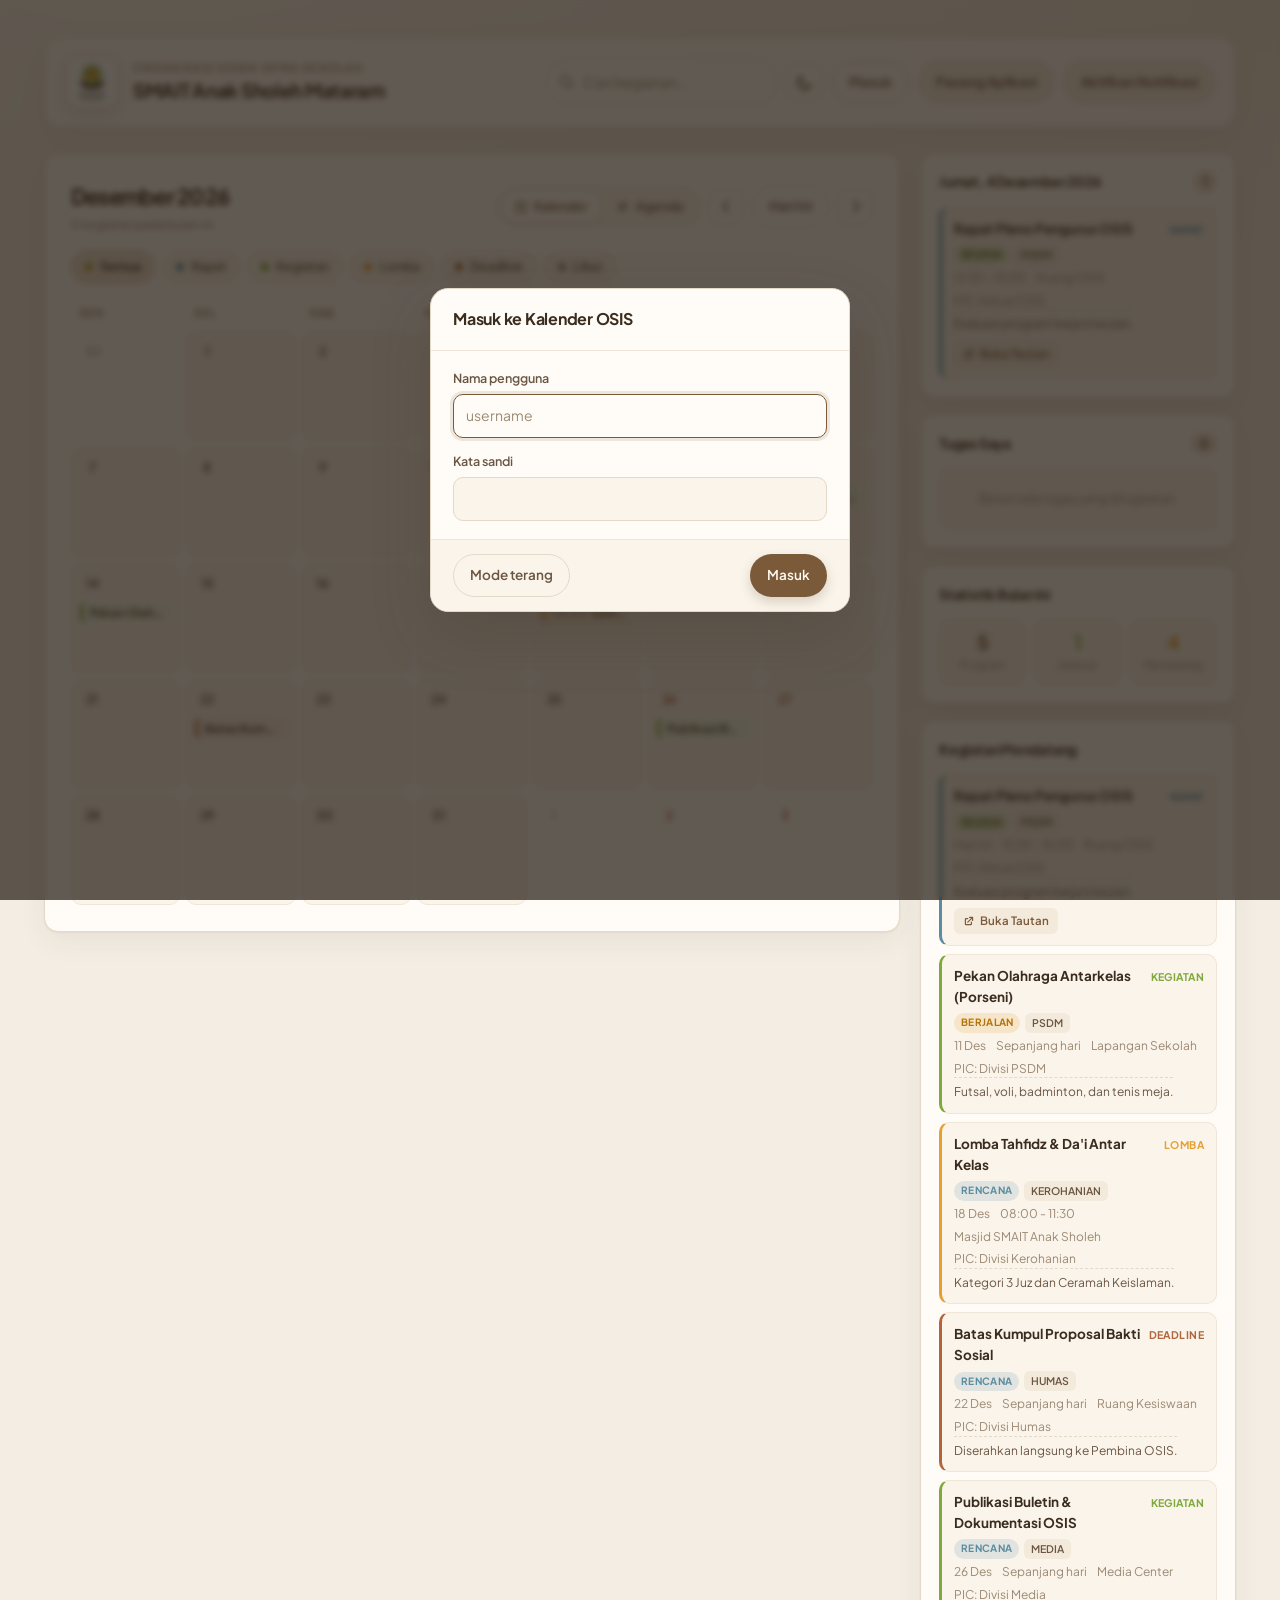
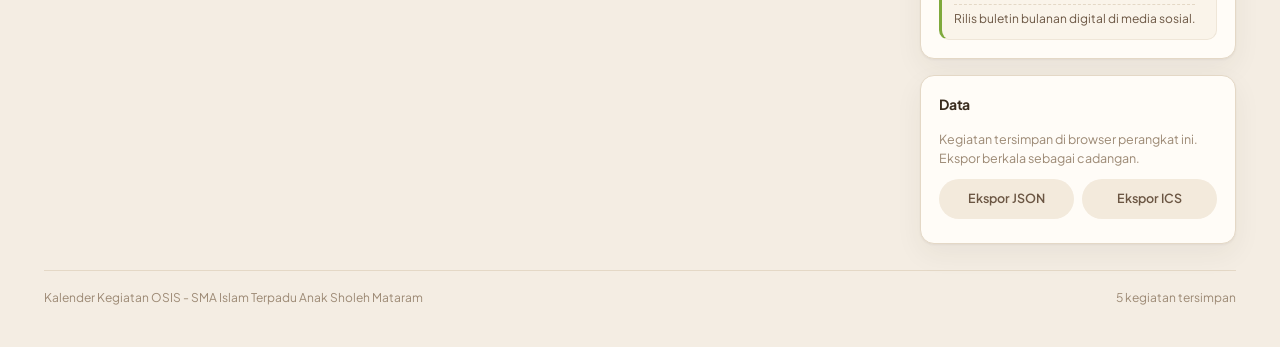
<file: OSIS-Calendar.html>
<!-- Versi mandiri: CSS dan JavaScript sudah disatukan ke dalam berkas ini.
     Cukup klik ganda untuk membuka. Dihasilkan otomatis oleh build.py -->
<!DOCTYPE html>
<html lang="id">
<head>
<meta charset="UTF-8">
<meta name="viewport" content="width=device-width, initial-scale=1">
<link rel="manifest" href="manifest.json">
<meta name="theme-color" content="#7B5A3A">
<title>Kalender Kegiatan - OSIS SMAIT Anak Sholeh Mataram</title>
<link rel="preconnect" href="https://fonts.googleapis.com">
<link rel="preconnect" href="https://fonts.gstatic.com" crossorigin>
<link href="https://fonts.googleapis.com/css2?family=Plus+Jakarta+Sans:wght@400;500;600;700&display=swap" rel="stylesheet">
<style>
/* ==========================================================================
   Kalender Kegiatan OSIS - SMAIT Anak Sholeh Mataram
   Palet: beige & coklat, dengan aksen warna dari logo sekolah
   ========================================================================== */

:root {
  /* Dasar - beige */
  --bg:          #F4EDE3;
  --bg-deep:     #EBE0D1;
  --surface:     #FFFCF7;
  --surface-2:   #FAF4EA;
  --surface-3:   #F3EADC;

  /* Garis */
  --line:        #E4D8C6;
  --line-soft:   #EFE6D8;

  /* Coklat - teks & aksi */
  --ink:         #3A2C1E;
  --ink-2:       #6B5643;
  --ink-3:       #9C8974;
  --brown:       #7B5A3A;
  --brown-deep:  #5B4229;
  --brown-tint:  #EDE0CE;

  /* Aksen dari logo sekolah */
  --c-green:     #7FA93C;
  --c-amber:     #E4A032;
  --c-teal:      #5B8CA0;
  --c-rust:      #B0653C;
  --c-sand:      #A08A72;

  --radius:      14px;
  --radius-sm:   10px;
  --shadow:      0 1px 2px rgba(58,44,30,.05), 0 10px 28px rgba(58,44,30,.06);
  --shadow-lg:   0 24px 60px rgba(58,44,30,.20);
  --font:        "Plus Jakarta Sans", "Segoe UI", system-ui, -apple-system, sans-serif;
}

[data-theme="dark"] {
  /* Dasar - espresso hangat */
  --bg:          #16120D;
  --bg-deep:     #0F0C08;
  --surface:     #211A14;
  --surface-2:   #2A211A;
  --surface-3:   #352B21;

  /* Garis */
  --line:        #423427;
  --line-soft:   #31261D;

  /* Coklat krem & aksen teks */
  --ink:         #F6ECE1;
  --ink-2:       #D8C6B3;
  --ink-3:       #A3917F;
  --brown:       #D4A77C;
  --brown-deep:  #EFCFAB;
  --brown-tint:  #382C1F;

  /* Aksen logo yang diadaptasi kontrasnya */
  --c-green:     #93C245;
  --c-amber:     #F0AF43;
  --c-teal:      #72A8BF;
  --c-rust:      #CC794D;
  --c-sand:      #B7A087;

  --shadow:      0 1px 3px rgba(0,0,0,.4), 0 10px 28px rgba(0,0,0,.45);
  --shadow-lg:   0 24px 60px rgba(0,0,0,.7);
}

* { box-sizing: border-box; }

html { -webkit-text-size-adjust: 100%; }

body {
  margin: 0;
  background: var(--bg);
  background-image:
    radial-gradient(1100px 520px at 12% -10%, #FBF6EE 0%, transparent 60%),
    radial-gradient(900px 460px at 100% 0%, #F0E6D6 0%, transparent 55%);
  background-attachment: fixed;
  color: var(--ink);
  font-family: var(--font);
  font-size: 15px;
  line-height: 1.55;
  -webkit-font-smoothing: antialiased;
  transition: background-color .25s ease, color .25s ease;
}

[data-theme="dark"] body {
  background-image:
    radial-gradient(1100px 520px at 12% -10%, #261D16 0%, transparent 60%),
    radial-gradient(900px 460px at 100% 0%, #1A130E 0%, transparent 55%);
}

h1, h2, h3 { margin: 0; font-weight: 700; letter-spacing: -.015em; }
p { margin: 0; }
button, input, textarea { font: inherit; color: inherit; }

.app {
  max-width: 1240px;
  margin: 0 auto;
  padding: 28px 24px 40px;
}

.muted { color: var(--ink-3); }
.small { font-size: 12.5px; line-height: 1.5; }
.spacer { flex: 1; }

/* ---------- Header ---------- */

.site-header {
  display: flex;
  align-items: center;
  justify-content: space-between;
  gap: 24px;
  flex-wrap: wrap;
  padding-bottom: 22px;
  margin-bottom: 22px;
  border-bottom: 1px solid var(--line);
}

.brand { display: flex; align-items: center; gap: 14px; min-width: 0; }

.brand__logo {
  width: 54px;
  height: 54px;
  flex: none;
  display: grid;
  place-items: center;
  background: var(--surface);
  border: 1px solid var(--line);
  border-radius: 15px;
  overflow: hidden;
}
.brand__logo svg { width: 42px; height: 42px; display: block; }
.brand__logo img { width: 100%; height: 100%; object-fit: contain; padding: 5px; }

.lg-star   { fill: var(--c-green); }
.lg-diamond{ fill: var(--c-teal); }
.lg-figure { fill: var(--c-amber); stroke: var(--ink); stroke-width: 1.6; stroke-linejoin: round; }
.lg-book   { fill: var(--ink); }
.lg-book-page { fill: var(--surface); }

.brand__kicker {
  font-size: 11px;
  font-weight: 600;
  letter-spacing: .1em;
  text-transform: uppercase;
  color: var(--c-sand);
}
.brand__title { font-size: 19px; color: var(--ink); }

.header-tools { display: flex; align-items: center; gap: 10px; }
.user-menu { max-width: 180px; overflow: hidden; text-overflow: ellipsis; }

.search { position: relative; }
.search__icon {
  position: absolute;
  left: 12px; top: 50%;
  transform: translateY(-50%);
  width: 17px; height: 17px;
  fill: none; stroke: var(--ink-3); stroke-width: 1.7;
  stroke-linecap: round;
  pointer-events: none;
}
.search input {
  width: 230px;
  padding: 10px 14px 10px 36px;
  background: var(--surface);
  border: 1px solid var(--line);
  border-radius: 999px;
  outline: none;
  transition: border-color .16s, box-shadow .16s;
}
.search input::placeholder { color: var(--ink-3); }
.search input:focus {
  border-color: var(--brown);
  box-shadow: 0 0 0 3px rgba(123,90,58,.12);
}
.search input::-webkit-search-cancel-button { filter: grayscale(1) opacity(.5); }

/* ---------- Tombol ---------- */

.btn {
  display: inline-flex;
  align-items: center;
  justify-content: center;
  gap: 7px;
  padding: 10px 16px;
  border: 1px solid transparent;
  border-radius: 999px;
  font-size: 13.5px;
  font-weight: 600;
  cursor: pointer;
  white-space: nowrap;
  transition: background .16s, border-color .16s, color .16s, transform .06s;
}
.btn:active { transform: translateY(1px); }
.btn svg {
  width: 15px; height: 15px;
  fill: none; stroke: currentColor; stroke-width: 2; stroke-linecap: round;
}

.btn--primary { background: var(--brown); color: #FFF9F0; }
.btn--primary:hover { background: var(--brown-deep); }

.btn--ghost { background: transparent; border-color: var(--line); color: var(--ink-2); }
.btn--ghost:hover { background: var(--surface-3); border-color: var(--brown-tint); color: var(--ink); }

.btn--soft { background: var(--surface-3); color: var(--ink-2); }
.btn--soft:hover { background: var(--brown-tint); color: var(--ink); }

.btn--danger { color: var(--c-rust); }
.btn--danger:hover { background: #F6E4DA; color: #8C4526; }

.btn--block { width: 100%; }

.icon-btn {
  width: 36px; height: 36px;
  display: grid; place-items: center;
  background: var(--surface);
  border: 1px solid var(--line);
  border-radius: 10px;
  cursor: pointer;
  transition: background .16s, border-color .16s;
}
.icon-btn:hover { background: var(--surface-3); border-color: var(--brown-tint); }
.icon-btn svg {
  width: 17px; height: 17px;
  fill: none; stroke: var(--ink-2); stroke-width: 1.9;
  stroke-linecap: round; stroke-linejoin: round;
}
.icon-btn--plain { background: transparent; border-color: transparent; }

:where(button, input, textarea, a, [tabindex]):focus-visible {
  outline: 2px solid var(--brown);
  outline-offset: 2px;
}

/* ---------- Tata letak ---------- */

.layout {
  display: grid;
  grid-template-columns: minmax(0, 1fr) 316px;
  gap: 20px;
  align-items: start;
}

.card {
  background: var(--surface);
  border: 1px solid var(--line);
  border-radius: var(--radius);
  box-shadow: var(--shadow);
}

.calendar { padding: 20px 20px 22px; }

.cal-top {
  display: flex;
  align-items: center;
  justify-content: space-between;
  gap: 14px;
  flex-wrap: wrap;
  margin-bottom: 16px;
}
.cal-heading { display: flex; flex-direction: column; min-width: 0; }
.cal-month { font-size: 22px; }
.cal-meta { font-size: 12.5px; color: var(--ink-3); margin-top: 2px; }
.cal-controls { display: flex; align-items: center; gap: 8px; flex-wrap: wrap; }
.cal-nav { display: flex; align-items: center; gap: 8px; }

.view-switch {
  display: inline-flex;
  padding: 3px;
  background: var(--surface-2);
  border: 1px solid var(--line);
  border-radius: 999px;
  gap: 2px;
}
.view-btn {
  display: inline-flex;
  align-items: center;
  gap: 6px;
  padding: 6px 13px;
  border-radius: 999px;
  border: none;
  background: transparent;
  color: var(--ink-2);
  font-size: 12.5px;
  font-weight: 600;
  cursor: pointer;
  transition: all .16s ease;
}
.view-btn svg { width: 14px; height: 14px; fill: currentColor; }
.view-btn:hover { color: var(--ink); }
.view-btn.is-active {
  background: var(--surface);
  color: var(--brown);
  box-shadow: 0 1px 4px rgba(58,44,30,.12);
}
[data-theme="dark"] .view-btn.is-active {
  background: var(--surface-3);
  color: var(--brown-deep);
  box-shadow: 0 1px 4px rgba(0,0,0,.4);
}

/* ---------- Filter kategori ---------- */

.filters { display: flex; flex-wrap: wrap; gap: 7px; margin-bottom: 16px; }

.chip {
  display: inline-flex;
  align-items: center;
  gap: 7px;
  padding: 6px 13px;
  background: var(--surface-2);
  border: 1px solid var(--line-soft);
  border-radius: 999px;
  font-size: 12.5px;
  font-weight: 600;
  color: var(--ink-2);
  cursor: pointer;
  transition: background .16s, border-color .16s, color .16s;
}
.chip:hover { background: var(--surface-3); }
.chip .dot {
  width: 8px; height: 8px;
  border-radius: 50%;
  background: var(--dot, var(--c-sand));
}
.chip[aria-pressed="true"] {
  background: var(--brown-tint);
  border-color: #DCC9AF;
  color: var(--ink);
}
.chip--all .dot { background: linear-gradient(135deg, var(--c-green), var(--c-amber)); }

/* ---------- Grid kalender ---------- */

.weekdays {
  display: grid;
  grid-template-columns: repeat(7, minmax(0, 1fr));
  gap: 6px;
  margin-bottom: 6px;
}
.weekdays span {
  padding: 4px 8px;
  font-size: 11px;
  font-weight: 700;
  letter-spacing: .07em;
  text-transform: uppercase;
  color: var(--ink-3);
}
.weekdays span:nth-child(6),
.weekdays span:nth-child(7) { color: var(--c-rust); }

.grid {
  display: grid;
  grid-template-columns: repeat(7, minmax(0, 1fr));
  gap: 6px;
  touch-action: pan-y;
}

.day {
  position: relative;
  min-height: 104px;
  padding: 8px 8px 9px;
  background: var(--surface-2);
  border: 1px solid var(--line-soft);
  border-radius: var(--radius-sm);
  text-align: left;
  cursor: pointer;
  transition: background .16s, border-color .16s, box-shadow .16s;
}
.day:hover { background: var(--surface-3); border-color: var(--brown-tint); }
.day--out { background: transparent; border-color: transparent; }
.day--out .day__num { color: #C9B9A3; }
.day--out:hover { background: var(--surface-2); border-color: var(--line-soft); }
.day--weekend .day__num { color: var(--c-rust); }

.day--selected {
  border-color: var(--brown);
  box-shadow: 0 0 0 2px rgba(123,90,58,.16);
  background: var(--surface);
}

.day__header {
  display: flex;
  align-items: center;
  justify-content: space-between;
  gap: 4px;
}

.day__num {
  display: inline-grid;
  place-items: center;
  min-width: 24px;
  height: 24px;
  padding: 0 5px;
  font-size: 12.5px;
  font-weight: 700;
  color: var(--ink-2);
  border-radius: 8px;
}
.day--today .day__num { background: var(--brown); color: #FFF9F0; }

.day__hijri {
  font-size: 10.5px;
  font-weight: 600;
  color: var(--ink-3);
  letter-spacing: -.02em;
  white-space: nowrap;
  opacity: .88;
}
/* Hijri dates are intentionally disabled in this version. */
.day__hijri, .agenda-date__hijri { display: none !important; }
.day--today .day__hijri {
  color: var(--brown);
  font-weight: 700;
}
.day--out .day__hijri { opacity: .4; }

.day__events {
  min-width: 0;
  display: flex;
  flex-direction: column;
  gap: 3px;
  margin-top: 6px;
}

.ev {
  display: flex;
  align-items: center;
  gap: 5px;
  padding: 3px 7px;
  border-radius: 6px;
  background: var(--tint, var(--surface-3));
  font-size: 11.5px;
  font-weight: 600;
  color: var(--ink);
  line-height: 1.35;
  overflow: hidden;
  white-space: nowrap;
  text-overflow: ellipsis;
  border: none;
  border-left: 3px solid var(--accent, var(--c-sand));
  min-width: 0;
  cursor: pointer;
  user-select: none;
  transition: transform .12s ease, box-shadow .12s ease, filter .12s ease;
}
.ev:hover {
  transform: translateY(-1px);
  box-shadow: 0 2px 6px rgba(58,44,30,.14);
  filter: brightness(.97);
}
.ev:focus-visible {
  outline: 2px solid var(--brown);
  outline-offset: 1px;
}
.ev__time { color: var(--ink-3); font-weight: 600; font-size: 10.5px; flex: none; }
.ev__name { overflow: hidden; text-overflow: ellipsis; }
.ev--more {
  border-left-color: transparent;
  background: transparent;
  color: var(--ink-3);
  font-size: 11px;
  padding-left: 3px;
  cursor: default;
  transform: none;
  box-shadow: none;
  filter: none;
}
.ev--dim { opacity: .32; }

/* ---------- Dark Mode: Peningkatan Kontras & Keterbacaan Kalender ---------- */

[data-theme="dark"] .day {
  background: #231B15;
  border-color: #382B1F;
}
[data-theme="dark"] .day:hover {
  background: #2E241C;
  border-color: #554130;
}
[data-theme="dark"] .day__num {
  color: #F6ECE1;
}
[data-theme="dark"] .day__hijri {
  color: #B5A290;
}
[data-theme="dark"] .day--today {
  border-color: var(--brown);
  background: #2D2319;
}
[data-theme="dark"] .day--today .day__num {
  background: var(--brown);
  color: #16120D;
}
[data-theme="dark"] .day--today .day__hijri {
  color: var(--brown-deep);
}
[data-theme="dark"] .day--out {
  background: transparent;
  border-color: transparent;
}
[data-theme="dark"] .day--out .day__num {
  color: #584534;
}
[data-theme="dark"] .day--out .day__hijri {
  color: #48382A;
}
[data-theme="dark"] .day--weekend .day__num {
  color: #E6885C;
}
[data-theme="dark"] .weekdays span {
  color: #C2AF9C;
}
[data-theme="dark"] .weekdays span:nth-child(6),
[data-theme="dark"] .weekdays span:nth-child(7) {
  color: #E6885C;
}
[data-theme="dark"] .cal-meta {
  color: #B5A290;
}

[data-theme="dark"] .ev {
  background: var(--dark-tint, rgba(255, 255, 255, 0.1));
  color: #FAF4EB;
}
[data-theme="dark"] .ev:hover {
  background: var(--dark-tint, rgba(255, 255, 255, 0.16));
  filter: brightness(1.15);
  box-shadow: 0 2px 8px rgba(0, 0, 0, .45);
}
[data-theme="dark"] .ev__time {
  color: #D8C6B3;
}
[data-theme="dark"] .ev--more {
  color: var(--ink-3);
  background: transparent;
}

[data-theme="dark"] .chip {
  background: #2A211A;
  border-color: #3D3025;
  color: #D8C6B3;
}
[data-theme="dark"] .chip:hover {
  background: #352B21;
}
[data-theme="dark"] .chip[aria-pressed="true"] {
  background: #443425;
  border-color: var(--brown);
  color: #F6ECE1;
}

[data-theme="dark"] .search input {
  background: #2A211A;
  border-color: #423427;
  color: #F6ECE1;
}
[data-theme="dark"] .search input::placeholder {
  color: #8C7B6B;
}

[data-theme="dark"] .icon-btn {
  background: #2A211A;
  border-color: #423427;
}
[data-theme="dark"] .icon-btn svg {
  stroke: #D8C6B3;
}
[data-theme="dark"] .icon-btn:hover {
  background: #352B21;
}

[data-theme="dark"] .brand__logo {
  background: #FFFFFF;
  border-color: rgba(255, 255, 255, 0.25);
}

[data-theme="dark"] .btn--soft {
  background: #2E251E;
  color: #D8C6B3;
}
[data-theme="dark"] .btn--soft:hover {
  background: #3D3025;
  color: #F6ECE1;
}

[data-theme="dark"] .btn--ghost {
  border-color: #423427;
  color: #D8C6B3;
}
[data-theme="dark"] .btn--ghost:hover {
  background: #2E251E;
  color: #F6ECE1;
}

[data-theme="dark"] .item {
  background: #251E17;
  border-color: #382B1F;
}
[data-theme="dark"] .item:hover {
  background: #2E251E;
}

[data-theme="dark"] .field input[type="text"],
[data-theme="dark"] .field input[type="password"],
[data-theme="dark"] .field input[type="email"],
[data-theme="dark"] .field input[type="date"],
[data-theme="dark"] .field input[type="time"],
[data-theme="dark"] .field input[type="url"],
[data-theme="dark"] .field select,
[data-theme="dark"] .field textarea {
  background: #251E17;
  border-color: #423427;
  color: #F6ECE1;
}
[data-theme="dark"] .field select option {
  background: #211A14;
  color: #F6ECE1;
}
[data-theme="dark"] input[type="date"]::-webkit-calendar-picker-indicator,
[data-theme="dark"] input[type="time"]::-webkit-calendar-picker-indicator {
  filter: invert(0.85);
}

/* ---------- Sidebar ---------- */

.sidebar { display: flex; flex-direction: column; gap: 16px; }
.panel { padding: 18px; }

.panel__head {
  display: flex;
  align-items: center;
  justify-content: space-between;
  gap: 10px;
  margin-bottom: 14px;
}
.panel__head h3 { font-size: 14px; }

.pill-count {
  padding: 2px 9px;
  background: var(--brown-tint);
  border-radius: 999px;
  font-size: 11.5px;
  font-weight: 700;
  color: var(--brown-deep);
}

.stack { display: flex; flex-direction: column; gap: 8px; }
.panel .btn--block { margin-top: 12px; }

.item {
  display: block;
  width: 100%;
  padding: 11px 12px;
  background: var(--surface-2);
  border: 1px solid var(--line-soft);
  border-left: 3px solid var(--accent, var(--c-sand));
  min-width: 0;
  border-radius: var(--radius-sm);
  text-align: left;
  cursor: pointer;
  transition: background .16s, border-color .16s;
}
.item:hover { background: var(--surface-3); }

.item__top {
  display: flex;
  align-items: baseline;
  justify-content: space-between;
  gap: 8px;
}
.item__title { font-size: 13.5px; font-weight: 700; }
.item__cat {
  flex: none;
  font-size: 10.5px;
  font-weight: 700;
  letter-spacing: .04em;
  text-transform: uppercase;
  color: var(--accent, var(--c-sand));
}
.item__meta {
  display: flex;
  flex-wrap: wrap;
  gap: 4px 10px;
  margin-top: 4px;
  font-size: 12px;
  color: var(--ink-3);
}
.item__notes {
  margin-top: 6px;
  padding-top: 6px;
  border-top: 1px dashed var(--line);
  font-size: 12px;
  color: var(--ink-2);
}

.empty {
  padding: 20px 12px;
  text-align: center;
  font-size: 12.5px;
  color: var(--ink-3);
  background: var(--surface-2);
  border: 1px dashed var(--line);
  border-radius: var(--radius-sm);
}
.empty svg { width: 36px; height: 36px; stroke: var(--ink-3); margin-bottom: 6px; opacity: .7; }

.row-btns { display: flex; gap: 8px; margin-top: 12px; }
.row-btns + .row-btns { margin-top: 6px; }
.row-btns .btn { flex: 1; padding: 9px 10px; font-size: 12.5px; }

/* ---------- Statistik Cepat ---------- */

.stats-grid {
  display: grid;
  grid-template-columns: repeat(3, 1fr);
  gap: 8px;
}
.stat-card {
  background: var(--surface-2);
  border: 1px solid var(--line-soft);
  border-radius: var(--radius-sm);
  padding: 10px 6px;
  text-align: center;
}
.stat-num {
  font-size: 20px;
  font-weight: 700;
  color: var(--brown);
  line-height: 1.2;
}
.stat-lbl {
  font-size: 11px;
  color: var(--ink-3);
  margin-top: 2px;
}

/* ---------- Badge Status & Sekbid ---------- */

.item__badges {
  display: flex;
  align-items: center;
  flex-wrap: wrap;
  gap: 5px;
  margin-top: 5px;
}

.status-badge {
  display: inline-flex;
  align-items: center;
  gap: 4px;
  padding: 2px 7px;
  border-radius: 999px;
  font-size: 10px;
  font-weight: 700;
  letter-spacing: .03em;
  text-transform: uppercase;
}
.status-badge--rencana { background: rgba(91,140,160,.16); color: var(--c-teal); }
.status-badge--berjalan { background: rgba(228,160,50,.18); color: #B37408; }
.status-badge--selesai { background: rgba(127,169,60,.18); color: #4B6E19; }
.status-badge--batal { background: rgba(176,101,60,.16); color: var(--c-rust); }

[data-theme="dark"] .status-badge--berjalan { color: #F0AF43; }
[data-theme="dark"] .status-badge--selesai { color: #93C245; }

.sekbid-badge {
  display: inline-flex;
  align-items: center;
  padding: 2px 7px;
  border-radius: 6px;
  font-size: 10.5px;
  font-weight: 600;
  background: var(--surface-3);
  color: var(--ink-2);
}

.item__link {
  display: inline-flex;
  align-items: center;
  gap: 5px;
  margin-top: 7px;
  font-size: 11.5px;
  font-weight: 600;
  color: var(--brown);
  text-decoration: none;
  background: var(--surface-3);
  padding: 4px 9px;
  border-radius: 6px;
  width: fit-content;
  transition: background .14s, color .14s;
}
.item__link:hover {
  background: var(--brown-tint);
  text-decoration: underline;
}

/* ---------- Tampilan Agenda (List View) ---------- */

.agenda-list {
  display: flex;
  flex-direction: column;
  gap: 16px;
  margin-top: 14px;
}
.agenda-group {
  display: flex;
  flex-direction: column;
  gap: 8px;
}
.agenda-date {
  display: flex;
  align-items: baseline;
  justify-content: space-between;
  gap: 8px;
  padding-bottom: 6px;
  border-bottom: 1px solid var(--line);
  font-size: 13.5px;
  font-weight: 700;
  color: var(--ink);
}
.agenda-date__hijri {
  font-size: 11px;
  color: var(--ink-3);
  font-weight: 500;
}

.site-footer {
  display: flex;
  justify-content: space-between;
  gap: 16px;
  flex-wrap: wrap;
  margin-top: 26px;
  padding-top: 18px;
  border-top: 1px solid var(--line);
  font-size: 12px;
  color: var(--ink-3);
}

/* ---------- Modal & Form ---------- */

.modal {
  width: min(560px, calc(100vw - 32px));
  padding: 0;
  border: 1px solid var(--line);
  border-radius: 18px;
  background: var(--surface);
  color: var(--ink);
  box-shadow: var(--shadow-lg);
}
.modal::backdrop { background: rgba(30,22,14,.45); backdrop-filter: blur(3px); }
.modal[open] { animation: pop .18s ease-out; }

@keyframes pop {
  from { opacity: 0; transform: translateY(8px) scale(.98); }
  to   { opacity: 1; transform: none; }
}

.modal__head {
  display: flex;
  align-items: center;
  justify-content: space-between;
  padding: 18px 22px;
  border-bottom: 1px solid var(--line-soft);
}
.modal__head h2 { font-size: 16px; }

.modal__body {
  padding: 18px 22px;
  display: flex;
  flex-direction: column;
  gap: 14px;
  max-height: min(65vh, 560px);
  overflow-y: auto;
}

.modal__foot {
  display: flex;
  align-items: center;
  gap: 8px;
  padding: 14px 22px;
  background: var(--surface-2);
  border-top: 1px solid var(--line-soft);
  border-radius: 0 0 17px 17px;
}

.field { display: flex; flex-direction: column; gap: 6px; }
.field label, .field .label {
  font-size: 12.5px;
  font-weight: 600;
  color: var(--ink-2);
}
.req { color: var(--c-rust); }

.field input[type="text"],
.field input[type="password"],
.field input[type="email"],
.field input[type="date"],
.field input[type="time"],
.field input[type="url"],
.field select,
.field textarea {
  width: 100%;
  padding: 10px 12px;
  background: var(--surface-2);
  border: 1px solid var(--line);
  border-radius: var(--radius-sm);
  outline: none;
  font-family: inherit;
  font-size: 14px;
  color: var(--ink);
  transition: border-color .16s, box-shadow .16s, background .16s;
}
.field select { cursor: pointer; }
.field textarea { resize: vertical; min-height: 74px; }
.field input:focus, .field select:focus, .field textarea:focus {
  background: var(--surface);
  border-color: var(--brown);
  box-shadow: 0 0 0 3px rgba(123,90,58,.14);
}
.field input.invalid { border-color: var(--c-rust); background: #FBF0E9; }
.field input::placeholder, .field textarea::placeholder { color: var(--ink-3); }
.field input[type="date"], .field input[type="time"] { cursor: pointer; }

.hint { font-size: 11.5px; color: var(--ink-3); }
.err { font-size: 11.5px; color: var(--c-rust); font-weight: 600; }
.err:empty { display: none; }

.grid-2 { display: grid; grid-template-columns: 1fr 1fr; gap: 12px; }

/* Input pada dialog pengguna mengikuti gaya form login */
#usersModal input[type="text"],
#usersModal input[type="password"],
#usersModal input[type="email"],
#usersModal select {
  width: 100%;
  min-width: 0;
  padding: 10px 12px;
  background: var(--surface-2);
  border: 1px solid var(--line);
  border-radius: var(--radius-sm);
  outline: none;
  font-family: inherit;
  font-size: 14px;
  color: var(--ink);
  transition: border-color .16s, box-shadow .16s, background .16s;
}
#usersModal input:focus, #usersModal select:focus {
  background: var(--surface);
  border-color: var(--brown);
  box-shadow: 0 0 0 3px rgba(123,90,58,.14);
}
[data-theme="dark"] #usersModal input[type="text"],
[data-theme="dark"] #usersModal input[type="password"],
[data-theme="dark"] #usersModal input[type="email"],
[data-theme="dark"] #usersModal select {
  background: #251E17;
  border-color: #423427;
  color: #F6ECE1;
}

.check {
  display: inline-flex;
  align-items: center;
  gap: 9px;
  cursor: pointer;
  font-weight: 600;
  color: var(--ink-2);
}
.check input { width: 17px; height: 17px; accent-color: var(--brown); cursor: pointer; }

.chips { display: flex; flex-wrap: wrap; gap: 7px; }
.chips--radio .chip { user-select: none; }
.chips--radio .chip[aria-pressed="true"] {
  background: var(--tint);
  border-color: var(--accent);
  color: var(--ink);
}
[data-theme="dark"] .chips--radio .chip[aria-pressed="true"] { color: #1b140e; text-shadow: none; }
[data-theme="dark"] .chip--status[aria-pressed="true"] { color: #fff7ec; }
[data-theme="dark"] .chip--status[data-status="rencana"][aria-pressed="true"] { background: rgba(91,140,160,.38); border-color: #72A8BF; }
[data-theme="dark"] .chip--status[data-status="berjalan"][aria-pressed="true"] { background: rgba(228,160,50,.38); border-color: #F0AF43; }
[data-theme="dark"] .chip--status[data-status="selesai"][aria-pressed="true"] { background: rgba(127,169,60,.38); border-color: #93C245; }
[data-theme="dark"] .chip--status[data-status="batal"][aria-pressed="true"] { background: rgba(176,101,60,.38); border-color: #CC794D; }

.assignment-section { padding-top: 10px; border-top: 1px dashed var(--line); }
.assignment-row { display: flex; align-items: center; justify-content: space-between; gap: 8px; padding: 8px 10px; background: var(--surface-2); border: 1px solid var(--line-soft); border-radius: var(--radius-sm); font-size: 12px; }
.assignment-row button { border: 0; background: transparent; color: var(--c-rust); cursor: pointer; }
.task-card { padding: 10px 12px; border-left: 3px solid var(--c-amber); background: var(--surface-2); border-radius: var(--radius-sm); font-size: 12.5px; }
.task-card strong { display: block; font-size: 13px; }
.auth-modal { width: min(420px, calc(100vw - 32px)); }
.auth-modal::backdrop { background: rgba(30,22,14,.7); }

.chip--status {
  padding: 5px 11px;
  font-size: 12px;
}
.status-dot {
  width: 7px;
  height: 7px;
  border-radius: 50%;
  display: inline-block;
}
.status-dot--rencana { background: var(--c-teal); }
.status-dot--berjalan { background: var(--c-amber); }
.status-dot--selesai { background: var(--c-green); }
.status-dot--batal { background: var(--c-rust); }

/* ---------- Toast ---------- */

.toast {
  position: fixed;
  left: 50%;
  bottom: 26px;
  transform: translate(-50%, 20px);
  padding: 11px 20px;
  background: var(--ink);
  color: var(--bg);
  border-radius: 999px;
  font-size: 13px;
  font-weight: 600;
  box-shadow: var(--shadow-lg);
  opacity: 0;
  pointer-events: none;
  transition: opacity .22s, transform .22s;
  z-index: 60;
}
.toast--show { opacity: 1; transform: translate(-50%, 0); }

/* ---------- Responsif ---------- */

@media (max-width: 1000px) {
  .layout { grid-template-columns: 1fr; }
  .sidebar { flex-direction: row; flex-wrap: wrap; }
  .sidebar .panel { flex: 1 1 280px; }
}

@media (max-width: 900px) {
  .ev__time { display: none; }
}

@media (max-width: 720px) {
  .app { padding: 18px 14px 32px; }
  .site-header { gap: 14px; }
  .header-tools { width: 100%; flex-wrap: wrap; }
  .header-tools .search { flex: 1 1 100%; order: -1; }
  .search { flex: 1; min-width: 140px; }
  .search input { width: 100%; }
  .header-tools .btn { padding: 9px 11px; font-size: 12px; }
  .calendar { padding: 16px 14px 18px; }
  .cal-month { font-size: 19px; }
  .cal-controls { width: 100%; justify-content: space-between; }
  .view-switch { flex: 1; }
  .view-btn { flex: 1; justify-content: center; padding-inline: 8px; }
  .grid, .weekdays { gap: 4px; }
  .day { min-height: 76px; padding: 6px 5px; }
  .day__num { min-width: 21px; height: 21px; font-size: 11.5px; }
  .ev { padding: 2px 5px; font-size: 10.5px; border-left-width: 2px; }
  .grid-2 { grid-template-columns: 1fr; }
  .sidebar { flex-direction: column; }
}

/* Modal Bottom Sheet di ponsel */
@media (max-width: 640px) {
  .modal {
    width: 100vw;
    max-width: 100vw;
    margin: auto 0 0 0;
    border-radius: 22px 22px 0 0;
    border-bottom: none;
    max-height: 90vh;
    animation: slideUp .24s cubic-bezier(0.16, 1, 0.3, 1);
  }
  @keyframes slideUp {
    from { transform: translateY(100%); }
    to { transform: translateY(0); }
  }
  .modal__body {
    max-height: calc(90vh - 140px);
    overflow-y: auto;
    -webkit-overflow-scrolling: touch;
    padding: 16px 18px 24px;
  }
  .modal__head { padding: 16px 18px 12px; }
  .modal__foot {
    padding: 12px 18px max(14px, env(safe-area-inset-bottom));
  }

  .cal-top { flex-direction: column; align-items: stretch; gap: 10px; }
  .cal-controls { justify-content: space-between; width: 100%; }
}

/* Cetak */
@media print {
  body { background: #fff !important; color: #000 !important; }
  .header-tools, .cal-controls, .filters, .sidebar, .site-footer, .toast { display: none !important; }
  .card { box-shadow: none; border-color: #ddd; }
  .day { min-height: 92px; break-inside: avoid; }
}

[hidden] { display: none !important; }

/* Layar kecil ponsel: sel tanggal ringkas */
@media (max-width: 560px) {
  .cal-nav { justify-content: space-between; }
  .cal-meta { margin-top: 0; }
  .day { min-height: 60px; padding: 5px 3px; }
  .day__hijri { font-size: 9.5px; opacity: .75; }
  .day__events { flex-direction: row; flex-wrap: wrap; gap: 3px; margin-top: 5px; }

  .ev {
    width: 7px;
    height: 7px;
    min-width: 7px;
    padding: 0;
    border-left: none;
    border-radius: 50%;
    background: var(--accent, var(--c-sand));
    font-size: 0;
  }
  .ev > * { display: none; }
  .ev--more { display: none; }
}

@media (max-width: 560px) {
  [data-theme="dark"] .ev { background: var(--accent, var(--c-sand)); }
}

/* ---------- Polish: depth, hierarchy, and touch-friendly layout ---------- */

.app {
  padding-top: clamp(18px, 3vw, 36px);
}

.site-header {
  padding: 18px 20px;
  margin-bottom: 24px;
  background: var(--surface);
  background: color-mix(in srgb, var(--surface) 86%, transparent);
  border: 1px solid var(--line);
  border-radius: calc(var(--radius) + 4px);
  box-shadow: 0 10px 32px rgba(58,44,30,.06);
  backdrop-filter: blur(12px);
}

.brand__logo {
  box-shadow: 0 6px 16px rgba(58,44,30,.10);
}

.card {
  transition: transform .18s ease, box-shadow .18s ease, border-color .18s ease;
}

.card:hover {
  border-color: color-mix(in srgb, var(--brown) 32%, var(--line));
  box-shadow: 0 14px 36px rgba(58,44,30,.10);
}

.calendar {
  padding: clamp(16px, 2.25vw, 26px);
}

.cal-month {
  letter-spacing: -.035em;
}

.day {
  min-height: 110px;
  box-shadow: inset 0 1px 0 rgba(255,255,255,.42);
}

.day--selected {
  box-shadow: 0 0 0 2px rgba(123,90,58,.18), 0 8px 18px rgba(58,44,30,.08);
}

.btn--primary {
  box-shadow: 0 5px 12px rgba(91,66,41,.20);
}

.btn--primary:hover {
  box-shadow: 0 8px 18px rgba(91,66,41,.28);
}

[data-theme="dark"] .site-header {
  background: color-mix(in srgb, var(--surface) 88%, transparent);
  box-shadow: 0 10px 32px rgba(0,0,0,.28);
}

[data-theme="dark"] .card:hover {
  border-color: color-mix(in srgb, var(--brown) 42%, var(--line));
  box-shadow: 0 14px 36px rgba(0,0,0,.28);
}

@media (max-width: 720px) {
  .site-header { padding: 15px; gap: 16px; }
  .header-tools { width: 100%; }
  .search { flex: 1; }
  .search input { width: 100%; }
}

@media (max-width: 560px) {
  .app { padding-inline: 12px; padding-bottom: 24px; }
  .site-header { margin-bottom: 16px; }
  .brand__title { font-size: 16px; }
  .calendar { padding: 13px 10px 16px; }
  .day { min-height: 66px; }
}

</style>
</head>
<body>

<div class="app">

  <header class="site-header">
    <div class="brand">
      <div class="brand__logo" id="brandLogo">
        <svg viewBox="0 0 120 120" role="img" aria-label="Logo SMAIT Anak Sholeh Mataram">
          <g class="lg-star">
            <rect x="32" y="18" width="52" height="52" rx="6"/>
            <rect x="32" y="18" width="52" height="52" rx="6" transform="rotate(45 58 44)"/>
          </g>
          <g class="lg-diamond">
            <path d="M58 6 l5 7 -5 7 -5-7z"/>
            <path d="M32 16 l5 7 -5 7 -5-7z"/>
            <path d="M84 16 l5 7 -5 7 -5-7z"/>
            <path d="M22 38 l5 7 -5 7 -5-7z"/>
            <path d="M94 38 l5 7 -5 7 -5-7z"/>
          </g>
          <g class="lg-figure" transform="translate(46 58) scale(.82)">
            <circle cx="0" cy="-18" r="6"/>
            <path d="M0 -11c5 0 8 3 9 7l6 12c1 2.5-2.5 4.5-4 2l-6-10v12l3 14c.8 3-3.5 4-4.5 1L0 17l-3.5 10c-1 3-5.3 2-4.5-1l3-14V0l-6 10c-1.5 2.5-5 .5-4-2l6-12c1-4 4-7 9-7z"/>
          </g>
          <g class="lg-figure" transform="translate(70 52)">
            <circle cx="0" cy="-18" r="6"/>
            <path d="M0 -11c5 0 8 3 9 7l6 12c1 2.5-2.5 4.5-4 2l-6-10v12l3 14c.8 3-3.5 4-4.5 1L0 17l-3.5 10c-1 3-5.3 2-4.5-1l3-14V0l-6 10c-1.5 2.5-5 .5-4-2l6-12c1-4 4-7 9-7z"/>
          </g>
          <g class="lg-book">
            <path d="M8 78c18-6 34-4 50 8 16-12 32-14 50-8-14 10-30 18-50 28-20-10-36-18-50-28z"/>
            <path class="lg-book-page" d="M58 90c-8-6-16-9-24-10 8 4 16 9 24 15 8-6 16-11 24-15-8 1-16 4-24 10z"/>
          </g>
        </svg>
      </div>
      <div class="brand__text">
        <p class="brand__kicker">Organisasi Siswa Intra Sekolah</p>
        <h1 class="brand__title">SMAIT Anak Sholeh Mataram</h1>
      </div>
    </div>

    <div class="header-tools">
      <div class="search">
        <svg class="search__icon" viewBox="0 0 20 20" aria-hidden="true"><circle cx="9" cy="9" r="6"/><path d="M13.5 13.5 17 17"/></svg>
        <input type="search" id="searchInput" placeholder="Cari kegiatan..." aria-label="Cari kegiatan">
      </div>
      <button class="icon-btn" id="btnTheme" aria-label="Ganti tema terang/gelap" title="Ganti mode terang/gelap">
        <svg id="themeIconDark" viewBox="0 0 20 20" aria-hidden="true"><path d="M17.293 13.293A8 8 0 016.707 2.707a8.001 8.001 0 1010.586 10.586z"/></svg>
        <svg id="themeIconLight" viewBox="0 0 20 20" aria-hidden="true" hidden><circle cx="10" cy="10" r="4"/><path d="M10 2v2m0 12v2m8-8h-2M4 10H2m13.657-5.657l-1.414 1.414m-8.486 8.486l-1.414 1.414m0-11.314l1.414 1.414m8.486 8.486l1.414 1.414"/></svg>
      </button>
      <button class="btn btn--ghost user-menu" id="btnUser" type="button" title="Akun"></button>
      <button class="btn btn--primary" id="btnAdd">
        <svg viewBox="0 0 20 20" aria-hidden="true"><path d="M10 4v12M4 10h12"/></svg>
        Tambah Kegiatan
      </button>
      <button class="btn btn--soft" id="btnInstall" type="button">Pasang Aplikasi</button>
      <button class="btn btn--soft" id="btnNotifications" type="button">Aktifkan Notifikasi</button>
    </div>
  </header>

  <main class="layout">

    <section class="card calendar" id="calendarCard" aria-label="Kalender kegiatan">
      <div class="cal-top">
        <div class="cal-heading">
          <h2 class="cal-month" id="monthLabel">-</h2>
          <p class="cal-meta" id="monthMeta">-</p>
        </div>
        <div class="cal-controls">
          <div class="view-switch" role="tablist" aria-label="Mode tampilan">
            <button type="button" class="view-btn is-active" id="viewGridBtn" role="tab" aria-selected="true">
              <svg viewBox="0 0 20 20" aria-hidden="true"><path d="M3 3h5v5H3zm9 0h5v5h-5zM3 12h5v5H3zm9 0h5v5h-5z"/></svg>
              <span>Kalender</span>
            </button>
            <button type="button" class="view-btn" id="viewAgendaBtn" role="tab" aria-selected="false">
              <svg viewBox="0 0 20 20" aria-hidden="true"><path d="M4 5h12v2H4zm0 4h12v2H4zm0 4h8v2H4z"/></svg>
              <span>Agenda</span>
            </button>
          </div>
          <div class="cal-nav">
            <button class="icon-btn" id="btnPrev" aria-label="Bulan sebelumnya">
              <svg viewBox="0 0 20 20" aria-hidden="true"><path d="M12 4 6 10l6 6"/></svg>
            </button>
            <button class="btn btn--ghost" id="btnToday">Hari Ini</button>
            <button class="icon-btn" id="btnNext" aria-label="Bulan berikutnya">
              <svg viewBox="0 0 20 20" aria-hidden="true"><path d="m8 4 6 6-6 6"/></svg>
            </button>
          </div>
        </div>
      </div>

      <div class="filters" id="filters" role="group" aria-label="Saring kategori"></div>

      <div id="monthGridView">
        <div class="weekdays" aria-hidden="true">
          <span>Sen</span><span>Sel</span><span>Rab</span><span>Kam</span><span>Jum</span><span>Sab</span><span>Min</span>
        </div>
        <div class="grid" id="calGrid"></div>
      </div>

      <div id="agendaListView" hidden>
        <div class="agenda-list" id="agendaList"></div>
      </div>
    </section>

    <aside class="sidebar">
      <section class="card panel">
        <div class="panel__head">
          <h3 id="dayTitle">-</h3>
          <span class="pill-count" id="dayCount">0</span>
        </div>
        <div id="dayEvents" class="stack"></div>
        <button class="btn btn--soft btn--block" id="btnAddDay">
          <svg viewBox="0 0 20 20" aria-hidden="true"><path d="M10 4v12M4 10h12"/></svg>
          Tambah di tanggal ini
        </button>
      </section>

      <section class="card panel" id="myTasksPanel">
        <div class="panel__head"><h3>Tugas Saya</h3><span class="pill-count" id="taskCount">0</span></div>
        <div id="myTasks" class="stack"></div>
      </section>

      <section class="card panel" id="adminPanel" hidden>
        <div class="panel__head"><h3>Administrasi</h3></div>
        <button class="btn btn--soft btn--block" id="btnManageUsers" type="button">Kelola Pengguna</button>
      </section>

      <section class="card panel">
        <div class="panel__head"><h3>Statistik Bulan Ini</h3></div>
        <div class="stats-grid">
          <div class="stat-card">
            <div class="stat-num" id="statTotal">0</div>
            <div class="stat-lbl">Program</div>
          </div>
          <div class="stat-card">
            <div class="stat-num" id="statDone" style="color: var(--c-green);">0</div>
            <div class="stat-lbl">Selesai</div>
          </div>
          <div class="stat-card">
            <div class="stat-num" id="statUpcoming" style="color: var(--c-amber);">0</div>
            <div class="stat-lbl">Mendatang</div>
          </div>
        </div>
      </section>

      <section class="card panel">
        <div class="panel__head"><h3>Kegiatan Mendatang</h3></div>
        <div id="upcoming" class="stack"></div>
      </section>

      <section class="card panel">
        <div class="panel__head"><h3>Data</h3></div>
        <p class="muted small">Kegiatan tersimpan di browser perangkat ini. Ekspor berkala sebagai cadangan.</p>
        <div class="row-btns">
          <button class="btn btn--soft" id="btnExport" title="Ekspor cadangan berkas JSON">Ekspor JSON</button>
          <button class="btn btn--soft" id="btnExportIcs" title="Ekspor ke Google Calendar / Apple Calendar (.ics)">Ekspor ICS</button>
        </div>
        <div class="row-btns">
          <button class="btn btn--soft" id="btnImport" title="Impor data dari berkas JSON">Impor</button>
          <button class="btn btn--soft btn--danger" id="btnReset" title="Hapus semua kegiatan tersimpan">Reset</button>
        </div>
        <input type="file" id="fileInput" accept="application/json" hidden>
      </section>
    </aside>
  </main>

  <footer class="site-footer">
    <span>Kalender Kegiatan OSIS - SMA Islam Terpadu Anak Sholeh Mataram</span>
    <span id="footerCount"></span>
  </footer>
</div>

<dialog class="modal" id="eventModal" aria-labelledby="modalTitle">
  <form id="eventForm" novalidate>
    <div class="modal__head">
      <h2 id="modalTitle">Tambah Kegiatan</h2>
      <button type="button" class="icon-btn icon-btn--plain" id="btnClose" aria-label="Tutup">
        <svg viewBox="0 0 20 20" aria-hidden="true"><path d="M5 5l10 10M15 5 5 15"/></svg>
      </button>
    </div>

    <div class="modal__body">
      <div class="field">
        <label for="fTitle">Nama kegiatan <span class="req">*</span></label>
        <input id="fTitle" type="text" maxlength="90" placeholder="Contoh: Rapat Pleno Pengurus OSIS" autocomplete="off">
        <p class="err" id="errTitle"></p>
      </div>

      <div class="field">
        <span class="label">Kategori</span>
        <div class="chips chips--radio" id="fCategory"></div>
      </div>

      <div class="field">
        <span class="label">Status Kegiatan</span>
        <div class="chips chips--radio" id="fStatus">
          <button type="button" class="chip chip--status is-active" data-status="rencana" aria-pressed="true">
            <span class="status-dot status-dot--rencana"></span>Rencana
          </button>
          <button type="button" class="chip chip--status" data-status="berjalan" aria-pressed="false">
            <span class="status-dot status-dot--berjalan"></span>Berjalan
          </button>
          <button type="button" class="chip chip--status" data-status="selesai" aria-pressed="false">
            <span class="status-dot status-dot--selesai"></span>Selesai
          </button>
          <button type="button" class="chip chip--status" data-status="batal" aria-pressed="false">
            <span class="status-dot status-dot--batal"></span>Batal
          </button>
        </div>
      </div>

      <div class="grid-2">
        <div class="field">
          <label for="fSekbid">Divisi OSIS</label>
          <select id="fSekbid">
            <option value="">-- Umum / Tanpa Divisi --</option>
            <option value="humas">HUMAS</option>
            <option value="kerohanian">KEROHANIAN</option>
            <option value="media">MEDIA</option>
            <option value="psdm">PSDM</option>
          </select>
        </div>
        <div class="field">
          <label for="fPic">Penanggung Jawab (PIC)</label>
          <input id="fPic" type="text" maxlength="60" placeholder="Nama / Kontak WA" autocomplete="off">
        </div>
      </div>

      <div class="grid-2">
        <div class="field">
          <label for="fDate">Tanggal mulai <span class="req">*</span></label>
          <input id="fDate" type="date">
          <p class="err" id="errDate"></p>
        </div>
        <div class="field">
          <label for="fEndDate">Tanggal selesai</label>
          <input id="fEndDate" type="date">
          <p class="hint">Kosongkan bila hanya satu hari</p>
        </div>
      </div>

      <div class="field">
        <label class="check">
          <input type="checkbox" id="fAllDay" checked>
          <span>Sepanjang hari</span>
        </label>
      </div>

      <div class="grid-2" id="timeRow" hidden>
        <div class="field">
          <label for="fStart">Jam mulai</label>
          <input id="fStart" type="time">
        </div>
        <div class="field">
          <label for="fEnd">Jam selesai</label>
          <input id="fEnd" type="time">
        </div>
      </div>

      <div class="field">
        <label for="fLocation">Tempat</label>
        <input id="fLocation" type="text" maxlength="80" placeholder="Contoh: Aula SMAIT Anak Sholeh" autocomplete="off">
      </div>

      <div class="field">
        <label for="fLink">Tautan Lampiran / Dokumen / Rapat</label>
        <input id="fLink" type="url" placeholder="https://drive.google.com/... atau tautan Zoom/Meet" autocomplete="off">
      </div>

      <div class="field">
        <label for="fNotes">Catatan</label>
        <textarea id="fNotes" rows="3" maxlength="400" placeholder="Perlengkapan, peserta, atau keterangan lain..."></textarea>
      </div>

      <div class="field assignment-section" id="assignmentSection" hidden>
        <span class="label">Penugasan</span>
        <div id="assignmentList" class="stack"></div>
        <div class="grid-2">
          <select id="assignmentUser" aria-label="Anggota yang ditugaskan"></select>
          <input id="assignmentTask" type="text" maxlength="80" placeholder="Tugas, mis. Dokumentasi">
        </div>
        <button type="button" class="btn btn--soft" id="btnAddAssignment">+ Tambah tugas</button>
      </div>
    </div>

    <div class="modal__foot">
      <button type="button" class="btn btn--ghost btn--danger" id="btnDelete" hidden>Hapus</button>
      <span class="spacer"></span>
      <button type="button" class="btn btn--ghost" id="btnCancel">Batal</button>
      <button type="submit" class="btn btn--primary">Simpan</button>
    </div>
  </form>
</dialog>

<dialog class="modal auth-modal" id="loginModal" aria-labelledby="loginTitle">
  <form id="loginForm" novalidate>
    <div class="modal__head"><h2 id="loginTitle">Masuk ke Kalender OSIS</h2></div>
    <div class="modal__body">
      <div class="field"><label for="loginUsername">Nama pengguna</label><input id="loginUsername" type="text" placeholder="username" autocomplete="username" required></div>
      <div class="field"><label for="loginPassword">Kata sandi</label><input id="loginPassword" type="password" autocomplete="current-password" required></div>
      <p class="err" id="loginError"></p>
    </div>
    <div class="modal__foot"><button type="button" class="btn btn--ghost" id="btnLoginTheme">Mode terang</button><span class="spacer"></span><button type="submit" class="btn btn--primary">Masuk</button></div>
  </form>
</dialog>

<dialog class="modal" id="usersModal" aria-labelledby="usersTitle">
  <form id="usersForm">
    <div class="modal__head"><h2 id="usersTitle">Kelola Pengguna</h2><button type="button" class="icon-btn icon-btn--plain" id="btnCloseUsers" aria-label="Tutup">×</button></div>
    <div class="modal__body"><div id="usersList" class="stack"></div><div class="grid-2"><input id="newUserName" type="text" placeholder="Nama" autocomplete="name"><input id="newUserUsername" type="text" placeholder="Username" autocomplete="username"></div><div class="grid-2"><input id="newUserPassword" type="password" placeholder="Kata sandi" autocomplete="new-password"><select id="newUserRole"><option value="member">Anggota</option><option value="pembina">Pembina</option><option value="admin">Admin</option></select></div><button type="button" class="btn btn--soft" id="btnAddUser">+ Tambah pengguna</button></div>
  </form>
</dialog>

<div class="toast" id="toast" role="status" aria-live="polite"></div>

<script>
/* ==========================================================================
   Kalender Kegiatan OSIS - SMAIT Anak Sholeh Mataram
   Data disimpan di localStorage perangkat pengguna.
   ========================================================================== */

const STORAGE_KEY = 'osis-smait-anak-sholeh-kalender-v1';
const THEME_KEY   = 'osis-smait-anak-sholeh-theme-v1';
const USERS_KEY = 'osis-smait-anak-sholeh-users-v1';
const ASSIGNMENTS_KEY = 'osis-smait-anak-sholeh-assignments-v1';
const SESSION_KEY = 'osis-smait-anak-sholeh-session-v1';
const DEFAULT_USERS = [
  { id: 'u1', name: 'Ketua OSIS', username: 'ketua', password: 'osis2024', role: 'admin', sekbid: '' },
  { id: 'u2', name: 'Pembina OSIS', username: 'pembina', password: 'pembina2024', role: 'pembina', sekbid: '' },
  { id: 'u3', name: 'Anggota OSIS', username: 'anggota', password: 'anggota2024', role: 'member', sekbid: '' },
];
let users = [];
let assignments = [];
let currentUser = null;
let deferredInstallPrompt = null;
const NOTIFY_KEY = 'osis-smait-notified-date-v1';

const CATEGORIES = [
  { id: 'rapat',    label: 'Rapat',    accent: '#5B8CA0', tint: '#E7EFF3', darkTint: 'rgba(91,140,160,0.25)' },
  { id: 'kegiatan', label: 'Kegiatan', accent: '#7FA93C', tint: '#EEF4E2', darkTint: 'rgba(127,169,60,0.25)' },
  { id: 'lomba',    label: 'Lomba',    accent: '#E4A032', tint: '#FBF1DD', darkTint: 'rgba(228,160,50,0.25)' },
  { id: 'deadline', label: 'Deadline', accent: '#B0653C', tint: '#F7E9E1', darkTint: 'rgba(176,101,60,0.25)' },
  { id: 'libur',    label: 'Libur',    accent: '#A08A72', tint: '#F0EAE1', darkTint: 'rgba(160,138,114,0.25)' },
];

const SEKBIDS = [
  { id: 'humas',       label: 'HUMAS' },
  { id: 'kerohanian',  label: 'KEROHANIAN' },
  { id: 'media',       label: 'MEDIA' },
  { id: 'psdm',        label: 'PSDM' },
];

const STATUSES = [
  { id: 'rencana',  label: 'Rencana' },
  { id: 'berjalan', label: 'Berjalan' },
  { id: 'selesai',  label: 'Selesai' },
  { id: 'batal',    label: 'Batal' },
];

const MONTHS = ['Januari','Februari','Maret','April','Mei','Juni',
                'Juli','Agustus','September','Oktober','November','Desember'];
const DAYS = ['Minggu','Senin','Selasa','Rabu','Kamis','Jumat','Sabtu'];

/* ---------- Bantuan tanggal ---------- */

const pad = n => String(n).padStart(2, '0');
const toISO = d => `${d.getFullYear()}-${pad(d.getMonth() + 1)}-${pad(d.getDate())}`;
const fromISO = s => { const [y, m, d] = s.split('-').map(Number); return new Date(y, m - 1, d); };
const todayISO = () => toISO(new Date());

/** Senin sebagai awal pekan: 0 = Senin ... 6 = Minggu */
const mondayIndex = d => (d.getDay() + 6) % 7;

function formatDate(iso, style = 'long') {
  const d = fromISO(iso);
  if (style === 'long')   return `${DAYS[d.getDay()]}, ${d.getDate()} ${MONTHS[d.getMonth()]} ${d.getFullYear()}`;
  if (style === 'medium') return `${d.getDate()} ${MONTHS[d.getMonth()]} ${d.getFullYear()}`;
  if (style === 'short')  return `${d.getDate()} ${MONTHS[d.getMonth()].slice(0, 3)}`;
  return `${d.getDate()} ${MONTHS[d.getMonth()]} ${d.getFullYear()}`;
}

function relativeLabel(iso) {
  const diff = Math.round((fromISO(iso) - fromISO(todayISO())) / 86400000);
  if (diff === 0) return 'Hari ini';
  if (diff === 1) return 'Besok';
  if (diff === -1) return 'Kemarin';
  if (diff > 1 && diff < 7) return `${diff} hari lagi`;
  return formatDate(iso, 'short');
}

const catOf = id => CATEGORIES.find(c => c.id === id) || CATEGORIES[1];
const sekbidOf = id => SEKBIDS.find(s => s.id === id);
const statusOf = id => STATUSES.find(s => s.id === id) || STATUSES[0];
const uid = () => 'ev_' + Date.now().toString(36) + Math.random().toString(36).slice(2, 7);

function escapeHTML(str) {
  return String(str || '').replace(/[&<>"']/g, ch =>
    ({ '&': '&amp;', '<': '&lt;', '>': '&gt;', '"': '&quot;', "'": '&#39;' }[ch]));
}

function canManage() { return currentUser && (currentUser.role === 'admin' || currentUser.role === 'pembina'); }
function getCurrentUser() { return currentUser; }
function loadAuthData() {
  try { users = JSON.parse(localStorage.getItem(USERS_KEY)) || DEFAULT_USERS.slice(); } catch (_) { users = DEFAULT_USERS.slice(); }
  try { assignments = JSON.parse(localStorage.getItem(ASSIGNMENTS_KEY)) || []; } catch (_) { assignments = []; }
  if (!localStorage.getItem(USERS_KEY)) localStorage.setItem(USERS_KEY, JSON.stringify(users));
  try { const id = localStorage.getItem(SESSION_KEY); currentUser = users.find(u => u.id === id) || null; } catch (_) { currentUser = null; }
}
function saveAuthData() {
  localStorage.setItem(USERS_KEY, JSON.stringify(users));
  localStorage.setItem(ASSIGNMENTS_KEY, JSON.stringify(assignments));
}
function showLogin() { const m = el('loginModal'); if (m && !m.open) m.showModal(); }
function login(username, password) {
  const u = users.find(x => x.username.toLowerCase() === username.toLowerCase() && x.password === password);
  if (!u) return false;
  currentUser = u; localStorage.setItem(SESSION_KEY, u.id); el('loginModal').close(); updateAuthUI(); render(); return true;
}
function logout() {
  currentUser = null;
  localStorage.removeItem(SESSION_KEY);
  updateAuthUI();
  showLogin();
}
function updateAuthUI() {
  const b = el('btnUser'); if (b) b.textContent = currentUser ? `${currentUser.name} · Keluar` : 'Masuk';
  const admin = el('adminPanel'); if (admin) admin.hidden = !canManage();
  const add = el('btnAdd'); if (add) add.hidden = !canManage();
  const addDay = el('btnAddDay'); if (addDay) addDay.hidden = !canManage();
  const imp = el('btnImport'); if (imp) imp.hidden = !canManage();
  const reset = el('btnReset'); if (reset) reset.hidden = !canManage();
}

/* ---------- Status aplikasi ---------- */

const state = {
  view: new Date(),                 // bulan yang sedang ditampilkan
  selected: todayISO(),             // tanggal terpilih
  events: [],
  filters: new Set(),               // kosong = tampilkan semua
  query: '',
  editingId: null,
  draftCategory: 'kegiatan',
  draftStatus: 'rencana',
  viewMode: 'grid',                 // 'grid' | 'agenda'
};

/* ---------- Tema gelap / terang ---------- */

function initTheme() {
  const saved = localStorage.getItem(THEME_KEY);
  const theme = saved || 'light';
  applyTheme(theme);
}

function applyTheme(theme) {
  document.documentElement.setAttribute('data-theme', theme);
  const isDark = theme === 'dark';
  const iconDark = el('themeIconDark');
  const iconLight = el('themeIconLight');
  if (iconDark && iconLight) {
    iconDark.hidden = isDark;
    iconLight.hidden = !isDark;
  }
  localStorage.setItem(THEME_KEY, theme);
}

function toggleTheme() {
  const current = document.documentElement.getAttribute('data-theme') === 'dark' ? 'dark' : 'light';
  applyTheme(current === 'dark' ? 'light' : 'dark');
}

/* ---------- Penyimpanan ---------- */

function load() {
  try {
    const raw = localStorage.getItem(STORAGE_KEY);
    if (raw) {
      const savedEvents = JSON.parse(raw);
      // A malformed or legacy localStorage value must not prevent the calendar
      // from starting. Only an event array is a valid saved calendar.
      if (Array.isArray(savedEvents)) {
        state.events = savedEvents;
        return;
      }
      console.warn('Format data tersimpan tidak valid; memakai data awal.');
    }
  } catch (e) {
    console.warn('Gagal membaca data tersimpan:', e);
  }
  state.events = seedEvents();
  save();
}

function save() {
  try {
    localStorage.setItem(STORAGE_KEY, JSON.stringify(state.events));
  } catch (e) {
    toast('Gagal menyimpan - penyimpanan browser penuh atau diblokir');
  }
}

/** Contoh kegiatan awal OSIS SMAIT Anak Sholeh */
function seedEvents() {
  const y = state.view.getFullYear();
  const m = state.view.getMonth();
  const day = n => toISO(new Date(y, m, Math.min(n, new Date(y, m + 1, 0).getDate())));
  return [
    {
      id: uid(), title: 'Rapat Pleno Pengurus OSIS', date: day(4), endDate: '', allDay: false,
      start: '13:30', end: '15:00', category: 'rapat', location: 'Ruang OSIS',
      sekbid: 'psdm', pic: 'Ketua OSIS', status: 'selesai',
      link: 'https://meet.google.com',
      notes: 'Evaluasi program kerja triwulan.', createdAt: Date.now()
    },
    {
      id: uid(), title: 'Pekan Olahraga Antarkelas (Porseni)', date: day(11), endDate: day(14), allDay: true,
      start: '', end: '', category: 'kegiatan', location: 'Lapangan Sekolah',
      sekbid: 'psdm', pic: 'Divisi PSDM', status: 'berjalan',
      link: '',
      notes: 'Futsal, voli, badminton, dan tenis meja.', createdAt: Date.now()
    },
    {
      id: uid(), title: 'Lomba Tahfidz & Da\'i Antar Kelas', date: day(18), endDate: '', allDay: false,
      start: '08:00', end: '11:30', category: 'lomba', location: 'Masjid SMAIT Anak Sholeh',
      sekbid: 'kerohanian', pic: 'Divisi Kerohanian', status: 'rencana',
      link: '',
      notes: 'Kategori 3 Juz dan Ceramah Keislaman.', createdAt: Date.now()
    },
    {
      id: uid(), title: 'Batas Kumpul Proposal Bakti Sosial', date: day(22), endDate: '', allDay: true,
      start: '', end: '', category: 'deadline', location: 'Ruang Kesiswaan',
      sekbid: 'humas', pic: 'Divisi Humas', status: 'rencana',
      link: '',
      notes: 'Diserahkan langsung ke Pembina OSIS.', createdAt: Date.now()
    },
    {
      id: uid(), title: 'Publikasi Buletin & Dokumentasi OSIS', date: day(26), endDate: '', allDay: true,
      start: '', end: '', category: 'kegiatan', location: 'Media Center',
      sekbid: 'media', pic: 'Divisi Media', status: 'rencana',
      link: '',
      notes: 'Rilis buletin bulanan digital di media sosial.', createdAt: Date.now()
    },
  ];
}

/* ---------- Penyaringan & pengurutan ---------- */

function passesFilter(ev) {
  if (state.filters.size && !state.filters.has(ev.category)) return false;
  if (!state.query) return true;
  const q = state.query.toLowerCase();
  const sekbidLabel = (sekbidOf(ev.sekbid) || {}).label || '';
  const statusLabel = (statusOf(ev.status) || {}).label || '';
  return [ev.title, ev.location, ev.notes, ev.pic, catOf(ev.category).label, sekbidLabel, statusLabel]
    .some(v => (v || '').toLowerCase().includes(q));
}

function eventsOn(iso, applyFilter = true) {
  return state.events
    .filter(ev => iso >= ev.date && iso <= (ev.endDate || ev.date))
    .filter(ev => !applyFilter || passesFilter(ev))
    .sort(sortEvents);
}

function sortEvents(a, b) {
  if (a.allDay !== b.allDay) return a.allDay ? -1 : 1;
  const t = (a.start || '99:99').localeCompare(b.start || '99:99');
  return t !== 0 ? t : a.title.localeCompare(b.title);
}

function timeLabel(ev) {
  if (ev.allDay) return 'Sepanjang hari';
  if (ev.start && ev.end) return `${ev.start} - ${ev.end}`;
  return ev.start || 'Sepanjang hari';
}

function rangeLabel(ev) {
  if (!ev.endDate || ev.endDate === ev.date) return formatDate(ev.date, 'long');
  return `${formatDate(ev.date, 'short')} - ${formatDate(ev.endDate, 'medium')}`;
}

/* ---------- Render: kalender & agenda ---------- */

const el = id => document.getElementById(id);

function render() {
  renderFilters();
  renderGrid();
  renderDayPanel();
  renderUpcoming();
  renderStats();
  renderMyTasks();
  notifyTodayIfAllowed();
  if (state.viewMode === 'agenda') {
    renderAgendaView();
  }
}

async function enableNotifications() {
  if (!('Notification' in window)) { toast('Browser ini belum mendukung notifikasi'); return; }
  const permission = await Notification.requestPermission();
  if (permission === 'granted') { toast('Notifikasi diaktifkan'); notifyTodayIfAllowed(true); }
  else toast('Izin notifikasi tidak diberikan');
}
function notifyTodayIfAllowed(force = false) {
  if (!currentUser || !('Notification' in window) || Notification.permission !== 'granted') return;
  const today = todayISO();
  if (!force && localStorage.getItem(NOTIFY_KEY) === today) return;
  const events = state.events.filter(e => e.date <= today && today <= (e.endDate || e.date));
  const tasks = assignments.filter(a => a.userId === currentUser.id && state.events.some(e => e.id === a.eventId && e.date <= today && today <= (e.endDate || e.date)));
  if (!events.length && !tasks.length) return;
  const lines = [];
  if (events.length) lines.push(`${events.length} kegiatan hari ini`);
  if (tasks.length) lines.push(`${tasks.length} tugas untuk Anda`);
  const body = lines.join(' · ');
  if (navigator.serviceWorker?.ready) navigator.serviceWorker.ready.then(r => r.showNotification('Kalender OSIS', { body, icon: 'logo.png', tag: `osis-${today}` })).catch(() => new Notification('Kalender OSIS', { body }));
  else new Notification('Kalender OSIS', { body });
  localStorage.setItem(NOTIFY_KEY, today);
}

function renderMyTasks() {
  const box = el('myTasks'); if (!box) return;
  const mine = currentUser ? assignments.filter(a => a.userId === currentUser.id) : [];
  el('taskCount').textContent = mine.length;
  box.innerHTML = mine.length ? mine.map(a => {
    const ev = state.events.find(e => e.id === a.eventId);
    return `<div class="task-card"><strong>${escapeHTML(a.task)}</strong><span>${escapeHTML(ev ? ev.title : 'Kegiatan dihapus')}</span><span class="muted"> · ${ev ? formatDate(ev.date, 'short') : ''}</span></div>`;
  }).join('') : '<p class="empty">Belum ada tugas yang ditugaskan.</p>';
}

function renderFilters() {
  const box = el('filters');
  const all = `<button class="chip chip--all" data-cat="" aria-pressed="${state.filters.size === 0}">
      <span class="dot"></span>Semua</button>`;
  box.innerHTML = all + CATEGORIES.map(c => `
    <button class="chip" data-cat="${c.id}" style="--dot:${c.accent}"
            aria-pressed="${state.filters.has(c.id)}">
      <span class="dot"></span>${c.label}
    </button>`).join('');
}

function renderGrid() {
  const y = state.view.getFullYear();
  const m = state.view.getMonth();
  const first = new Date(y, m, 1);
  const daysInMonth = new Date(y, m + 1, 0).getDate();
  const lead = mondayIndex(first);
  const total = Math.ceil((lead + daysInMonth) / 7) * 7;

  el('monthLabel').textContent = `${MONTHS[m]} ${y}`;

  const monthCount = state.events.filter(ev => {
    const s = ev.date.slice(0, 7), e = (ev.endDate || ev.date).slice(0, 7);
    const key = `${y}-${pad(m + 1)}`;
    return s <= key && e >= key;
  }).filter(passesFilter).length;

  el('monthMeta').textContent = monthCount
    ? `${monthCount} kegiatan pada bulan ini`
    : 'Belum ada kegiatan pada bulan ini';

  const today = todayISO();
  let html = '';

  for (let i = 0; i < total; i++) {
    const d = new Date(y, m, i - lead + 1);
    const iso = toISO(d);
    const outside = d.getMonth() !== m;
    const weekend = mondayIndex(d) >= 5;
    const list = eventsOn(iso);
    const shown = list.slice(0, 3);
    const rest = list.length - shown.length;

    const classes = ['day'];
    if (outside) classes.push('day--out');
    if (weekend) classes.push('day--weekend');
    if (iso === today) classes.push('day--today');
    if (iso === state.selected) classes.push('day--selected');

    html += `<div class="${classes.join(' ')}" role="button" tabindex="0"
                  data-date="${iso}" aria-label="${formatDate(iso, 'long')}, ${list.length} kegiatan">
        <div class="day__header">
          <span class="day__num">${d.getDate()}</span>
        </div>
        <div class="day__events">
          ${shown.map(ev => {
            const c = catOf(ev.category);
            const t = !ev.allDay && ev.start ? `<span class="ev__time">${ev.start}</span>` : '';
            return `<button type="button" class="ev" data-id="${ev.id}" style="--accent:${c.accent};--tint:${c.tint};--dark-tint:${c.darkTint}" title="${escapeHTML(ev.title)} (${c.label})" aria-label="${escapeHTML(ev.title)}">
                      ${t}<span class="ev__name">${escapeHTML(ev.title)}</span></button>`;
          }).join('')}
          ${rest > 0 ? `<span class="ev ev--more">+${rest} lainnya</span>` : ''}
        </div>
      </div>`;
  }

  el('calGrid').innerHTML = html;
  el('footerCount').textContent = `${state.events.length} kegiatan tersimpan`;
}

/* ---------- Render: kartu kegiatan & sidebar ---------- */

function eventCard(ev, opts = {}) {
  const c = catOf(ev.category);
  const status = statusOf(ev.status);
  const sekbid = sekbidOf(ev.sekbid);

  const meta = [];
  if (opts.showDate) meta.push(relativeLabel(ev.date));
  meta.push(timeLabel(ev));
  if (ev.location) meta.push(ev.location);
  if (ev.pic) meta.push(`PIC: ${ev.pic}`);
  if (ev.endDate && ev.endDate !== ev.date && !opts.showDate) meta.push(rangeLabel(ev));

  const badges = [];
  badges.push(`<span class="status-badge status-badge--${status.id}">${status.label}</span>`);
  if (sekbid) badges.push(`<span class="sekbid-badge">${sekbid.label}</span>`);

  const linkHtml = ev.link ? `<a href="${escapeHTML(ev.link)}" target="_blank" rel="noopener noreferrer" class="item__link" onclick="event.stopPropagation()">
      <svg width="12" height="12" viewBox="0 0 20 20" fill="currentColor" aria-hidden="true"><path d="M11 3a1 1 0 100 2h2.586l-6.293 6.293a1 1 0 101.414 1.414L15 6.414V9a1 1 0 102 0V4a1 1 0 00-1-1h-5z"/><path d="M5 5a2 2 0 00-2 2v8a2 2 0 002 2h8a2 2 0 002-2v-3a1 1 0 10-2 0v3H5V7h3a1 1 0 000-2H5z"/></svg>
      Buka Tautan
    </a>` : '';

  return `<button class="item" data-id="${ev.id}" style="--accent:${c.accent}">
      <span class="item__top">
        <span class="item__title">${escapeHTML(ev.title)}</span>
        <span class="item__cat">${c.label}</span>
      </span>
      <span class="item__badges">${badges.join('')}</span>
      <span class="item__meta">${meta.map(t => `<span>${escapeHTML(t)}</span>`).join('')}</span>
      ${ev.notes ? `<span class="item__notes">${escapeHTML(ev.notes)}</span>` : ''}
      ${linkHtml}
    </button>`;
}

function renderDayPanel() {
  const list = eventsOn(state.selected);
  const d = fromISO(state.selected);
  el('dayTitle').textContent = formatDate(state.selected, 'long');
  el('dayCount').textContent = list.length;
  el('dayEvents').innerHTML = list.length
    ? list.map(ev => eventCard(ev)).join('')
    : `<div class="empty">
        <svg viewBox="0 0 24 24" fill="none" stroke="currentColor" stroke-width="1.5" stroke-linecap="round" stroke-linejoin="round">
          <rect x="3" y="4" width="18" height="18" rx="2" ry="2"></rect>
          <line x1="16" y1="2" x2="16" y2="6"></line>
          <line x1="8" y1="2" x2="8" y2="6"></line>
          <line x1="3" y1="10" x2="21" y2="10"></line>
        </svg>
        <p>Tidak ada kegiatan pada tanggal ini.</p>
      </div>`;
}

function renderUpcoming() {
  const today = todayISO();
  const list = state.events
    .filter(ev => (ev.endDate || ev.date) >= today)
    .filter(passesFilter)
    .sort((a, b) => a.date.localeCompare(b.date) || sortEvents(a, b))
    .slice(0, 5);

  el('upcoming').innerHTML = list.length
    ? list.map(ev => eventCard(ev, { showDate: true })).join('')
    : `<p class="empty">Belum ada kegiatan mendatang.</p>`;
}

function renderStats() {
  const y = state.view.getFullYear();
  const m = state.view.getMonth();
  const key = `${y}-${pad(m + 1)}`;
  const monthEvents = state.events.filter(ev => {
    const s = ev.date.slice(0, 7), e = (ev.endDate || ev.date).slice(0, 7);
    return s <= key && e >= key;
  });

  const total = monthEvents.length;
  const done = monthEvents.filter(ev => ev.status === 'selesai').length;
  const upcoming = monthEvents.filter(ev => ev.status !== 'selesai' && ev.status !== 'batal').length;

  if (el('statTotal')) el('statTotal').textContent = total;
  if (el('statDone')) el('statDone').textContent = done;
  if (el('statUpcoming')) el('statUpcoming').textContent = upcoming;
}

/* ---------- Tampilan Agenda (List View) ---------- */

function renderAgendaView() {
  const container = el('agendaList');
  if (!container) return;

  const filtered = state.events
    .filter(passesFilter)
    .sort((a, b) => a.date.localeCompare(b.date) || sortEvents(a, b));

  if (!filtered.length) {
    container.innerHTML = `
      <div class="empty" style="padding: 40px 16px;">
        <svg viewBox="0 0 24 24" fill="none" stroke="currentColor" stroke-width="1.5" stroke-linecap="round" stroke-linejoin="round">
          <rect x="3" y="4" width="18" height="18" rx="2" ry="2"></rect>
          <line x1="16" y1="2" x2="16" y2="6"></line>
          <line x1="8" y1="2" x2="8" y2="6"></line>
          <line x1="3" y1="10" x2="21" y2="10"></line>
        </svg>
        <p>Tidak ada kegiatan yang cocok dengan saringan saat ini.</p>
      </div>`;
    return;
  }

  const groups = {};
  filtered.forEach(ev => {
    if (!groups[ev.date]) groups[ev.date] = [];
    groups[ev.date].push(ev);
  });

  let html = '';
  for (const dateIso of Object.keys(groups)) {
    const d = fromISO(dateIso);
    html += `
      <div class="agenda-group">
        <div class="agenda-date">
          <span>${formatDate(dateIso, 'long')}</span>
        </div>
        <div class="stack">
          ${groups[dateIso].map(ev => eventCard(ev, { showDate: false })).join('')}
        </div>
      </div>`;
  }

  container.innerHTML = html;
}

function setViewMode(mode) {
  state.viewMode = mode;
  const isGrid = mode === 'grid';
  el('viewGridBtn').classList.toggle('is-active', isGrid);
  el('viewGridBtn').setAttribute('aria-selected', isGrid);
  el('viewAgendaBtn').classList.toggle('is-active', !isGrid);
  el('viewAgendaBtn').setAttribute('aria-selected', !isGrid);

  el('monthGridView').hidden = !isGrid;
  el('agendaListView').hidden = isGrid;

  if (!isGrid) renderAgendaView();
}

/* ---------- Modal kegiatan ---------- */

const modal = el('eventModal');

function renderCategoryChips(selected) {
  el('fCategory').innerHTML = CATEGORIES.map(c => `
    <button type="button" class="chip" data-cat="${c.id}"
            style="--dot:${c.accent};--accent:${c.accent};--tint:${c.tint}"
            aria-pressed="${c.id === selected}">
      <span class="dot"></span>${c.label}
    </button>`).join('');
}

function renderStatusChips(selected) {
  el('fStatus').querySelectorAll('.chip--status').forEach(btn => {
    const isAct = btn.dataset.status === selected;
    btn.classList.toggle('is-active', isAct);
    btn.setAttribute('aria-pressed', isAct);
  });
}

function openModal(mode, payload) {
  if (!canManage()) { toast('Hanya admin atau pembina yang dapat mengubah kegiatan'); return; }
  const isEdit = mode === 'edit';
  state.editingId = isEdit ? payload.id : null;

  el('modalTitle').textContent = isEdit ? 'Ubah Kegiatan' : 'Tambah Kegiatan';
  el('btnDelete').hidden = !isEdit;

  const ev = isEdit ? payload : {
    title: '', date: payload.date || state.selected, endDate: '',
    allDay: true, start: '', end: '', category: 'kegiatan',
    sekbid: '', pic: '', status: 'rencana', link: '',
    location: '', notes: '',
  };

  el('fTitle').value = ev.title;
  el('fDate').value = ev.date;
  el('fEndDate').value = ev.endDate || '';
  el('fAllDay').checked = ev.allDay;
  el('fStart').value = ev.start || '';
  el('fEnd').value = ev.end || '';
  el('fSekbid').value = ev.sekbid || '';
  el('fPic').value = ev.pic || '';
  el('fLink').value = ev.link || '';
  el('fLocation').value = ev.location || '';
  el('fNotes').value = ev.notes || '';

  state.draftCategory = ev.category || 'kegiatan';
  state.draftStatus = ev.status || 'rencana';
  renderCategoryChips(state.draftCategory);
  renderStatusChips(state.draftStatus);
  renderAssignmentSection(isEdit ? payload.id : null);
  syncTimeRow();
  clearErrors();

  modal.showModal();
  setTimeout(() => el('fTitle').focus(), 40);
}

function renderAssignmentSection(eventId) {
  const section = el('assignmentSection'); if (!section) return;
  section.hidden = !canManage() || !eventId;
  if (!eventId) return;
  el('assignmentUser').innerHTML = users.map(u => `<option value="${u.id}">${escapeHTML(u.name)}</option>`).join('');
  const list = assignments.filter(a => a.eventId === eventId);
  el('assignmentList').innerHTML = list.length ? list.map(a => {
    const u = users.find(x => x.id === a.userId);
    return `<div class="assignment-row"><span>${escapeHTML(u ? u.name : 'Pengguna')} — ${escapeHTML(a.task)}</span><button type="button" data-assignment-id="${a.id}" aria-label="Hapus tugas">Hapus</button></div>`;
  }).join('') : '<p class="hint">Belum ada tugas untuk kegiatan ini.</p>';
}

function addAssignment() {
  const eventId = state.editingId; if (!eventId) return;
  const userId = el('assignmentUser').value; const task = el('assignmentTask').value.trim();
  if (!userId || !task) { toast('Pilih anggota dan isi tugas'); return; }
  assignments.push({ id: 'assign_' + Date.now().toString(36), eventId, userId, task, assignedBy: currentUser.id, createdAt: Date.now() });
  el('assignmentTask').value = ''; saveAuthData(); renderAssignmentSection(eventId); renderMyTasks(); toast('Tugas ditambahkan');
}
function deleteAssignment(id) {
  assignments = assignments.filter(a => a.id !== id);
  saveAuthData(); renderAssignmentSection(state.editingId); renderMyTasks();
}

function syncTimeRow() {
  el('timeRow').hidden = el('fAllDay').checked;
}

function clearErrors() {
  ['errTitle', 'errDate'].forEach(id => el(id).textContent = '');
  ['fTitle', 'fDate'].forEach(id => el(id).classList.remove('invalid'));
}

function submitForm(e) {
  e.preventDefault();
  clearErrors();

  const title = el('fTitle').value.trim();
  const date = el('fDate').value;
  let endDate = el('fEndDate').value;
  const allDay = el('fAllDay').checked;
  let ok = true;

  if (!title) {
    el('errTitle').textContent = 'Nama kegiatan wajib diisi.';
    el('fTitle').classList.add('invalid');
    ok = false;
  }
  if (!date) {
    el('errDate').textContent = 'Tanggal mulai wajib diisi.';
    el('fDate').classList.add('invalid');
    ok = false;
  }
  if (date && endDate && endDate < date) {
    el('errDate').textContent = 'Tanggal selesai tidak boleh sebelum tanggal mulai.';
    el('fDate').classList.add('invalid');
    ok = false;
  }
  if (!ok) return;

  if (endDate === date) endDate = '';

  const data = {
    title, date, endDate, allDay,
    start: allDay ? '' : el('fStart').value,
    end:   allDay ? '' : el('fEnd').value,
    category: state.draftCategory,
    status:   state.draftStatus || 'rencana',
    sekbid:   el('fSekbid').value,
    pic:      el('fPic').value.trim(),
    link:     el('fLink').value.trim(),
    location: el('fLocation').value.trim(),
    notes:    el('fNotes').value.trim(),
  };

  if (state.editingId) {
    const i = state.events.findIndex(ev => ev.id === state.editingId);
    state.events[i] = { ...state.events[i], ...data };
    toast('Kegiatan diperbarui');
  } else {
    state.events.push({ id: uid(), createdAt: Date.now(), ...data });
    toast('Kegiatan ditambahkan');
  }

  state.selected = date;
  state.view = fromISO(date);
  save();
  modal.close();
  render();
}

function deleteEvent() {
  const ev = state.events.find(e => e.id === state.editingId);
  if (!ev) return;
  if (!confirm(`Hapus kegiatan "${ev.title}"?`)) return;
  const deletedId = state.editingId;
  state.events = state.events.filter(e => e.id !== deletedId);
  save();
  modal.close();
  render();
  toast('Kegiatan dihapus');
}

/* ---------- Toast ---------- */

let toastTimer;
function toast(msg) {
  const t = el('toast');
  t.textContent = msg;
  t.classList.add('toast--show');
  clearTimeout(toastTimer);
  toastTimer = setTimeout(() => t.classList.remove('toast--show'), 2400);
}

/* ---------- Ekspor / impor ---------- */

function exportJSON() {
  const blob = new Blob([JSON.stringify(state.events, null, 2)], { type: 'application/json' });
  const a = document.createElement('a');
  a.href = URL.createObjectURL(blob);
  a.download = `kalender-osis-${todayISO()}.json`;
  a.click();
  URL.revokeObjectURL(a.href);
  toast('Data diekspor ke berkas JSON');
}

function formatIcsDate(iso, timeStr, isEnd = false) {
  const cleanIso = iso.replace(/-/g, '');
  if (!timeStr) {
    if (isEnd) {
      const d = fromISO(iso);
      d.setDate(d.getDate() + 1);
      return toISO(d).replace(/-/g, '');
    }
    return cleanIso;
  }
  const cleanTime = timeStr.replace(/:/g, '') + '00';
  return `${cleanIso}T${cleanTime}`;
}

function escapeIcs(str) {
  if (!str) return '';
  return String(str)
    .replace(/\\/g, '\\\\')
    .replace(/;/g, '\\;')
    .replace(/,/g, '\\,')
    .replace(/\r?\n/g, '\\n');
}

function exportICS() {
  if (!state.events.length) {
    toast('Tidak ada kegiatan untuk diekspor');
    return;
  }
  const nowStamp = new Date().toISOString().replace(/[-:]/g, '').split('.')[0] + 'Z';
  const lines = [
    'BEGIN:VCALENDAR',
    'VERSION:2.0',
    'PRODID:-//OSIS SMAIT Anak Sholeh Mataram//Kalender Kegiatan//ID',
    'CALSCALE:GREGORIAN',
    'METHOD:PUBLISH',
    'X-WR-CALNAME:Kalender OSIS SMAIT Anak Sholeh',
    'X-WR-TIMEZONE:Asia/Makassar',
  ];

  state.events.forEach(ev => {
    lines.push('BEGIN:VEVENT');
    lines.push(`UID:${ev.id || uid()}@osis-smait-anaksholeh`);
    lines.push(`DTSTAMP:${nowStamp}`);
    lines.push(`SUMMARY:${escapeIcs(ev.title)}`);

    const cat = catOf(ev.category);
    const sekbid = sekbidOf(ev.sekbid);
    const status = statusOf(ev.status);

    const cats = [cat.label];
    if (sekbid) cats.push(sekbid.label);
    lines.push(`CATEGORIES:${escapeIcs(cats.join(','))}`);

    if (ev.location) lines.push(`LOCATION:${escapeIcs(ev.location)}`);
    if (ev.link) lines.push(`URL:${escapeIcs(ev.link)}`);

    const descLines = [];
    if (status) descLines.push(`Status: ${status.label}`);
    if (sekbid) descLines.push(`Seksi Bidang: ${sekbid.label}`);
    if (ev.pic) descLines.push(`PIC: ${ev.pic}`);
    if (ev.notes) descLines.push(ev.notes);
    if (ev.link) descLines.push(`Tautan: ${ev.link}`);
    if (descLines.length) lines.push(`DESCRIPTION:${escapeIcs(descLines.join('\n'))}`);

    const isAllDay = ev.allDay || (!ev.start && !ev.end);
    const endIso = ev.endDate || ev.date;

    if (isAllDay) {
      lines.push(`DTSTART;VALUE=DATE:${formatIcsDate(ev.date, null, false)}`);
      lines.push(`DTEND;VALUE=DATE:${formatIcsDate(endIso, null, true)}`);
    } else {
      const startTime = ev.start || '08:00';
      let endTime = ev.end;
      if (!endTime) {
        const [h, m] = startTime.split(':').map(Number);
        const endH = Math.min(23, h + 1);
        endTime = `${pad(endH)}:${pad(m)}`;
      }
      lines.push(`DTSTART:${formatIcsDate(ev.date, startTime, false)}`);
      lines.push(`DTEND:${formatIcsDate(endIso, endTime, false)}`);
    }

    lines.push('END:VEVENT');
  });

  lines.push('END:VCALENDAR');

  const blob = new Blob([lines.join('\r\n')], { type: 'text/calendar;charset=utf-8' });
  const a = document.createElement('a');
  a.href = URL.createObjectURL(blob);
  a.download = `kalender-osis-${todayISO()}.ics`;
  a.click();
  URL.revokeObjectURL(a.href);
  toast('Kalender .ics diekspor (Google/Apple Calendar)');
}

function importJSON(file) {
  const reader = new FileReader();
  reader.onload = () => {
    try {
      const data = JSON.parse(reader.result);
      if (!Array.isArray(data)) throw new Error('format');

      const valid = data.filter(ev => ev && typeof ev.title === 'string' && /^\d{4}-\d{2}-\d{2}$/.test(ev.date));
      if (!valid.length) throw new Error('kosong');

      const existing = new Set(state.events.map(ev => ev.id));
      let added = 0;
      valid.forEach(ev => {
        const id = existing.has(ev.id) || !ev.id ? uid() : ev.id;
        state.events.push({
          id,
          title: ev.title,
          date: ev.date,
          endDate: ev.endDate || '',
          allDay: ev.allDay !== false,
          start: ev.start || '',
          end: ev.end || '',
          category: catOf(ev.category).id,
          status: ev.status || 'rencana',
          sekbid: ev.sekbid || '',
          pic: ev.pic || '',
          link: ev.link || '',
          location: ev.location || '',
          notes: ev.notes || '',
          createdAt: ev.createdAt || Date.now(),
        });
        existing.add(id);
        added++;
      });

      save();
      render();
      toast(`${added} kegiatan diimpor`);
    } catch (err) {
      toast('Berkas tidak valid');
    }
  };
  reader.readAsText(file);
}

function resetAll() {
  if (!confirm('Hapus SEMUA kegiatan yang tersimpan? Tindakan ini tidak bisa dibatalkan.')) return;
  state.events = [];
  save();
  render();
  toast('Semua kegiatan dihapus');
}

function renderUsers() {
  const box = el('usersList'); if (!box) return;
  box.innerHTML = users.map(u => `<div class="assignment-row"><span><b>${escapeHTML(u.name)}</b> · ${escapeHTML(u.username)} · ${escapeHTML(u.role)}</span>${u.id !== 'u1' ? `<button type="button" data-user-id="${u.id}">Hapus</button>` : ''}</div>`).join('');
}
function addUser() {
  const name = el('newUserName').value.trim(), username = el('newUserUsername').value.trim(), password = el('newUserPassword').value;
  if (!name || !username || !password || users.some(u => u.username.toLowerCase() === username.toLowerCase())) { toast('Isi semua kolom dan gunakan username unik'); return; }
  users.push({ id: 'u_' + Date.now().toString(36), name, username, password, role: el('newUserRole').value, sekbid: '' });
  saveAuthData(); ['newUserName','newUserUsername','newUserPassword'].forEach(id => el(id).value = ''); renderUsers(); toast('Pengguna ditambahkan');
}
function initAuth() {
  loadAuthData();
  try { const id = localStorage.getItem(SESSION_KEY); currentUser = users.find(u => u.id === id) || null; } catch (_) { currentUser = null; }
  updateAuthUI();
  if (!currentUser) showLogin();
  render();
}

/* ---------- Gestur Sentuh Seluler (Mobile Swipe) ---------- */

function setupTouchGestures() {
  const grid = el('calendarCard');
  if (!grid) return;
  let startX = 0;
  let startY = 0;

  grid.addEventListener('touchstart', e => {
    if (e.touches.length === 1) {
      startX = e.touches[0].clientX;
      startY = e.touches[0].clientY;
    }
  }, { passive: true });

  grid.addEventListener('touchend', e => {
    if (e.changedTouches.length === 1) {
      const diffX = e.changedTouches[0].clientX - startX;
      const diffY = e.changedTouches[0].clientY - startY;
      if (Math.abs(diffX) > 55 && Math.abs(diffX) > Math.abs(diffY) * 1.5) {
        if (diffX > 0) shiftMonth(-1); // geser kanan: bulan lalu
        else shiftMonth(1);          // geser kiri: bulan depan
      }
    }
  }, { passive: true });
}

/* ---------- Logo sekolah (opsional) ---------- */

function tryRealLogo() {
  const img = new Image();
  img.onload = () => {
    const box = el('brandLogo');
    box.innerHTML = '';
    img.alt = 'Logo SMAIT Anak Sholeh Mataram';
    box.appendChild(img);
  };
  img.src = '[data-uri]';
}

/* ---------- Pemasangan event ---------- */

function selectDate(iso) {
  state.selected = iso;
  const d = fromISO(iso);
  if (d.getMonth() !== state.view.getMonth() || d.getFullYear() !== state.view.getFullYear()) {
    state.view = d;
  }
  render();
}

function shiftMonth(delta) {
  state.view = new Date(state.view.getFullYear(), state.view.getMonth() + delta, 1);
  render();
}

function bind() {
  el('loginForm').addEventListener('submit', e => { e.preventDefault(); const ok = login(el('loginUsername').value.trim(), el('loginPassword').value); el('loginError').textContent = ok ? '' : 'Nama pengguna atau kata sandi salah.'; });
  el('btnUser').addEventListener('click', () => currentUser ? logout() : showLogin());
  el('btnInstall').addEventListener('click', async () => {
    if (!deferredInstallPrompt) { toast('Gunakan menu browser: Install app / Tambahkan ke layar utama'); return; }
    deferredInstallPrompt.prompt();
    await deferredInstallPrompt.userChoice;
    deferredInstallPrompt = null;
    el('btnInstall').hidden = true;
  });
  el('btnNotifications').addEventListener('click', enableNotifications);
  el('btnLoginTheme').addEventListener('click', () => {
    toggleTheme();
    el('btnLoginTheme').textContent = document.documentElement.getAttribute('data-theme') === 'dark' ? 'Mode terang' : 'Mode gelap';
  });
  el('btnManageUsers').addEventListener('click', () => { renderUsers(); el('usersModal').showModal(); });
  el('btnCloseUsers').addEventListener('click', () => el('usersModal').close());
  el('btnAddUser').addEventListener('click', addUser);
  el('usersList').addEventListener('click', e => { const id = e.target.dataset.userId; if (id && id !== 'u1' && confirm('Hapus pengguna ini?')) { users = users.filter(u => u.id !== id); assignments = assignments.filter(a => a.userId !== id); saveAuthData(); renderUsers(); renderMyTasks(); } });
  el('btnAddAssignment').addEventListener('click', addAssignment);
  el('assignmentList').addEventListener('click', e => { const id = e.target.dataset.assignmentId; if (id) deleteAssignment(id); });
  el('btnPrev').addEventListener('click', () => shiftMonth(-1));
  el('btnNext').addEventListener('click', () => shiftMonth(1));
  el('btnToday').addEventListener('click', () => { state.view = new Date(); selectDate(todayISO()); });

  el('btnAdd').addEventListener('click', () => openModal('add', { date: state.selected }));
  el('btnAddDay').addEventListener('click', () => openModal('add', { date: state.selected }));

  // Sakelar tema terang / gelap
  const btnTheme = el('btnTheme');
  if (btnTheme) btnTheme.addEventListener('click', toggleTheme);

  // Sakelar tampilan: Kalender vs Agenda
  el('viewGridBtn').addEventListener('click', () => setViewMode('grid'));
  el('viewAgendaBtn').addEventListener('click', () => setViewMode('agenda'));

  // Klik sel tanggal / badge kegiatan langsung
  el('calGrid').addEventListener('click', e => {
    const evChip = e.target.closest('.ev[data-id]');
    if (evChip) {
      e.stopPropagation();
      const ev = state.events.find(x => x.id === evChip.dataset.id);
      if (ev) {
        selectDate(ev.date);
        openModal('edit', ev);
        return;
      }
    }
    const cell = e.target.closest('.day');
    if (cell) selectDate(cell.dataset.date);
  });
  el('calGrid').addEventListener('dblclick', e => {
    const evChip = e.target.closest('.ev[data-id]');
    if (evChip) return;
    const cell = e.target.closest('.day');
    if (cell) openModal('add', { date: cell.dataset.date });
  });
  el('calGrid').addEventListener('keydown', e => {
    const evChip = e.target.closest('.ev[data-id]');
    if (evChip && (e.key === 'Enter' || e.key === ' ')) {
      e.preventDefault();
      e.stopPropagation();
      const ev = state.events.find(x => x.id === evChip.dataset.id);
      if (ev) {
        selectDate(ev.date);
        openModal('edit', ev);
        return;
      }
    }
    const cell = e.target.closest('.day');
    if (!cell) return;
    if (e.key === 'Enter' || e.key === ' ') { e.preventDefault(); selectDate(cell.dataset.date); }
  });

  // Klik kartu kegiatan di sidebar atau agenda: buka modal ubah
  document.addEventListener('click', e => {
    const item = e.target.closest('.item');
    if (!item) return;
    const ev = state.events.find(x => x.id === item.dataset.id);
    if (ev && canManage()) openModal('edit', ev);
  });

  // Saring kategori
  el('filters').addEventListener('click', e => {
    const chip = e.target.closest('.chip');
    if (!chip) return;
    const cat = chip.dataset.cat;
    if (!cat) state.filters.clear();
    else state.filters.has(cat) ? state.filters.delete(cat) : state.filters.add(cat);
    render();
  });

  // Pencarian
  el('searchInput').addEventListener('input', e => {
    state.query = e.target.value.trim();
    render();
  });

  // Formulir
  el('fCategory').addEventListener('click', e => {
    const chip = e.target.closest('.chip');
    if (!chip) return;
    state.draftCategory = chip.dataset.cat;
    renderCategoryChips(state.draftCategory);
  });

  el('fStatus').addEventListener('click', e => {
    const chip = e.target.closest('.chip--status');
    if (!chip) return;
    state.draftStatus = chip.dataset.status;
    renderStatusChips(state.draftStatus);
  });

  el('fAllDay').addEventListener('change', syncTimeRow);
  el('fDate').addEventListener('change', () => {
    const end = el('fEndDate');
    if (end.value && end.value < el('fDate').value) end.value = '';
    end.min = el('fDate').value;
  });
  el('eventForm').addEventListener('submit', submitForm);
  el('btnCancel').addEventListener('click', () => modal.close());
  el('btnClose').addEventListener('click', () => modal.close());
  el('btnDelete').addEventListener('click', deleteEvent);

  // Data
  el('btnExport').addEventListener('click', exportJSON);
  const btnExportIcs = el('btnExportIcs');
  if (btnExportIcs) btnExportIcs.addEventListener('click', exportICS);
  el('btnImport').addEventListener('click', () => el('fileInput').click());
  el('fileInput').addEventListener('change', e => {
    if (e.target.files[0]) importJSON(e.target.files[0]);
    e.target.value = '';
  });
  el('btnReset').addEventListener('click', resetAll);

  // Gestur sentuh ponsel
  setupTouchGestures();

  // Pintasan papan ketik
  document.addEventListener('keydown', e => {
    if (modal.open) return;
    const typing = /^(INPUT|TEXTAREA|SELECT)$/.test(document.activeElement.tagName);
    if (typing) return;
    if (e.key === 'n' || e.key === 'N') { e.preventDefault(); openModal('add', { date: state.selected }); }
    if (e.key === 'ArrowLeft') shiftMonth(-1);
    if (e.key === 'ArrowRight') shiftMonth(1);
    if (e.key === 't' || e.key === 'T') { state.view = new Date(); selectDate(todayISO()); }
  });
}

/* ---------- Mulai ---------- */

initTheme();
load();
bind();
initAuth();
render();
tryRealLogo();

// PWA: tersedia saat aplikasi di-host melalui HTTPS atau localhost.
if ('serviceWorker' in navigator && location.protocol !== 'file:') {
  navigator.serviceWorker.register('sw.js').catch(() => {});
}
window.addEventListener('beforeinstallprompt', event => {
  event.preventDefault();
  deferredInstallPrompt = event;
  const button = el('btnInstall');
  if (button) button.hidden = false;
});


</script>
</body>
</html>
</file>
